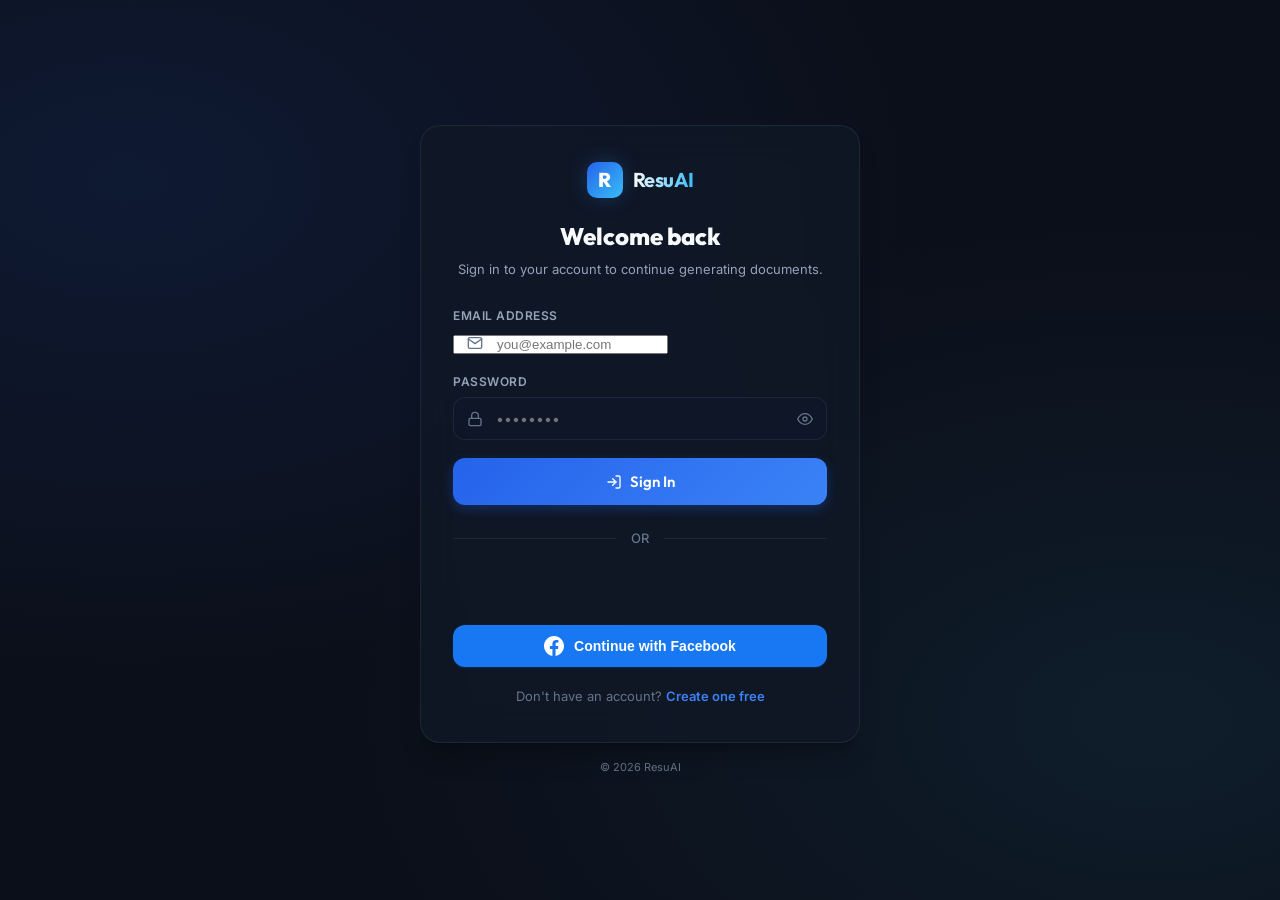
<file: login.html>
<!DOCTYPE html>
<html lang="en">
<head>
    <meta charset="UTF-8">
    <meta name="viewport" content="width=device-width, initial-scale=1.0">
    <meta name="description" content="Log in to ResuAI to generate AI-powered resumes and cover letters.">
    <title>ResuAI — Login</title>
    <link rel="stylesheet" href="style.css">
</head>
<body class="auth-page-wrapper">

    <!-- Auth Card -->
    <div class="auth-card">
        <div class="auth-card-header">
            <a href="index.html" class="auth-logo">
                <div class="logo-icon">R</div>
                <span class="logo-title">ResuAI</span>
            </a>
            <h1>Welcome back</h1>
            <p>Sign in to your account to continue generating documents.</p>
        </div>

        <!-- Login Form -->
        <form id="loginForm" onsubmit="event.preventDefault(); handleLogin();">
            <div class="form-group">
                <label for="loginEmail">Email Address</label>
                <div class="input-group">
                    <span class="input-icon">
                        <svg xmlns="http://www.w3.org/2000/svg" width="16" height="16" viewBox="0 0 24 24" fill="none" stroke="currentColor" stroke-width="2" stroke-linecap="round" stroke-linejoin="round">
                            <path d="M4 4h16c1.1 0 2 .9 2 2v12c0 1.1-.9 2-2 2H4c-1.1 0-2-.9-2-2V6c0-1.1.9-2 2-2z"></path>
                            <polyline points="22,6 12,13 2,6"></polyline>
                        </svg>
                    </span>
                    <input type="email" id="loginEmail" required placeholder="you@example.com" autocomplete="email">
                </div>
            </div>

            <div class="form-group">
                <label for="loginPassword">Password</label>
                <div class="input-group">
                    <span class="input-icon">
                        <svg xmlns="http://www.w3.org/2000/svg" width="16" height="16" viewBox="0 0 24 24" fill="none" stroke="currentColor" stroke-width="2" stroke-linecap="round" stroke-linejoin="round">
                            <rect x="3" y="11" width="18" height="11" rx="2" ry="2"></rect>
                            <path d="M7 11V7a5 5 0 0 1 10 0v4"></path>
                        </svg>
                    </span>
                    <input type="password" id="loginPassword" required placeholder="••••••••" autocomplete="current-password">
                    <button type="button" class="password-toggle" onclick="togglePasswordVisibility('loginPassword', this)" aria-label="Toggle password">
                        <svg xmlns="http://www.w3.org/2000/svg" width="16" height="16" viewBox="0 0 24 24" fill="none" stroke="currentColor" stroke-width="2" stroke-linecap="round" stroke-linejoin="round">
                            <path d="M1 12s4-8 11-8 11 8 11 8-4 8-11 8-11-8-11-8z"></path>
                            <circle cx="12" cy="12" r="3"></circle>
                        </svg>
                    </button>
                </div>
            </div>

            <!-- Error message area -->
            <div id="loginError" style="display:none; color: var(--text-danger); font-size: 13px; margin-bottom: 14px; padding: 10px 14px; background: rgba(239,68,68,0.08); border: 1px solid rgba(239,68,68,0.2); border-radius: var(--radius-sm);"></div>

            <button type="submit" class="btn-primary" id="btnLogin">
                <svg xmlns="http://www.w3.org/2000/svg" width="16" height="16" viewBox="0 0 24 24" fill="none" stroke="currentColor" stroke-width="2" stroke-linecap="round" stroke-linejoin="round">
                    <path d="M15 3h4a2 2 0 0 1 2 2v14a2 2 0 0 1-2 2h-4"></path>
                    <polyline points="10 17 15 12 10 7"></polyline>
                    <line x1="15" y1="12" x2="3" y2="12"></line>
                </svg>
                Sign In
            </button>

            <!-- Social Auth Divider -->
            <div class="auth-divider">OR</div>

            <!-- Social Login Buttons -->
            <div class="social-auth-container">
                <!-- Official Google Sign-In button will render here -->
                <div id="googleSignInContainer" class="google-btn-container" style="width: 100%; min-height: 40px; display: flex; justify-content: center;"></div>
                <button type="button" class="social-btn facebook-btn" onclick="handleFacebookLogin()">
                    <svg xmlns="http://www.w3.org/2000/svg" width="20" height="20" viewBox="0 0 24 24" fill="none">
                        <path fill="#ffffff" d="M24 12.073c0-6.627-5.373-12-12-12s-12 5.373-12 12c0 5.99 4.388 10.954 10.125 11.854v-8.385H7.078v-3.469h3.047V9.43c0-3.007 1.792-4.669 4.533-4.669 1.312 0 2.686.235 2.686.235v2.953H15.83c-1.491 0-1.956.925-1.956 1.874v2.25h3.328l-.532 3.469h-2.796v8.385C19.612 23.027 24 18.062 24 12.073z"/>
                    </svg>
                    Continue with Facebook
                </button>
            </div>
        </form>

        <div class="auth-footer-text">
            Don't have an account? <a href="register.html">Create one free</a>
        </div>
    </div>

    <!-- Footer link -->
    <p style="font-size: 11px; color: var(--text-muted);">
        &copy; 2026 ResuAI 
    </p>

    <!-- Toast -->
    <div class="toast-container" id="toastContainer"></div>

    <script src="auth.js"></script>
    <script>
        // Apply saved theme preference
        (function() {
            if (localStorage.getItem("resuai_theme_preference") === "light") {
                document.body.classList.add("light-theme");
            }
        })();

        // If already logged in, go straight to app
        if (getCurrentUser()) {
            window.location.href = "./dashboard.html";
        }

        function handleLogin() {
            const email    = document.getElementById("loginEmail").value;
            const password = document.getElementById("loginPassword").value;
            const errEl    = document.getElementById("loginError");
            const btn      = document.getElementById("btnLogin");

            btn.disabled = true;
            btn.textContent = "Signing in...";
            errEl.style.display = "none";

            // Small delay for perceived responsiveness
            setTimeout(() => {
                const result = loginUser(email, password);
                if (result.success) {
                    if (result.isAdminRedirect) {
                        showToast("Admin authenticated. Redirecting...", "success");
                        setTimeout(() => window.location.href = "./admin/dashboard.html", 600);
                    } else {
                        showToast("Signed in successfully!", "success");
                        setTimeout(() => window.location.href = "./dashboard.html", 600);
                    }
                } else {
                    errEl.textContent = result.message;
                    errEl.style.display = "block";
                    btn.disabled = false;
                    btn.innerHTML = `
                        <svg xmlns="http://www.w3.org/2000/svg" width="16" height="16" viewBox="0 0 24 24" fill="none" stroke="currentColor" stroke-width="2" stroke-linecap="round" stroke-linejoin="round">
                            <path d="M15 3h4a2 2 0 0 1 2 2v14a2 2 0 0 1-2 2h-4"></path>
                            <polyline points="10 17 15 12 10 7"></polyline>
                            <line x1="15" y1="12" x2="3" y2="12"></line>
                        </svg>
                        Sign In`;
                }
            }, 300);
        }

        function togglePasswordVisibility(inputId, btn) {
            const input = document.getElementById(inputId);
            const isText = input.type === "text";
            input.type = isText ? "password" : "text";
            btn.innerHTML = isText
                ? `<svg xmlns="http://www.w3.org/2000/svg" width="16" height="16" viewBox="0 0 24 24" fill="none" stroke="currentColor" stroke-width="2" stroke-linecap="round" stroke-linejoin="round"><path d="M1 12s4-8 11-8 11 8 11 8-4 8-11 8-11-8-11-8z"></path><circle cx="12" cy="12" r="3"></circle></svg>`
                : `<svg xmlns="http://www.w3.org/2000/svg" width="16" height="16" viewBox="0 0 24 24" fill="none" stroke="currentColor" stroke-width="2" stroke-linecap="round" stroke-linejoin="round"><path d="M17.94 17.94A10.07 10.07 0 0 1 12 20c-7 0-11-8-11-8a18.45 18.45 0 0 1 5.06-5.94M9.9 4.24A9.12 9.12 0 0 1 12 4c7 0 11 8 11 8a18.5 18.5 0 0 1-2.16 3.19m-6.72-1.07a3 3 0 1 1-4.24-4.24"></path><line x1="1" y1="1" x2="23" y2="23"></line></svg>`;
        }

        function showToast(message, type) {
            const toast = document.createElement("div");
            toast.className = `toast ${type}`;
            toast.innerHTML = `<svg xmlns="http://www.w3.org/2000/svg" width="16" height="16" viewBox="0 0 24 24" fill="none" stroke="currentColor" stroke-width="2.5" stroke-linecap="round" stroke-linejoin="round" style="color:var(--text-success)"><polyline points="20 6 9 17 4 12"></polyline></svg><span>${message}</span>`;
            document.getElementById("toastContainer").appendChild(toast);
            setTimeout(() => { toast.style.opacity = "0"; toast.style.transform = "translateY(-20px)"; toast.style.transition = "all 0.3s"; setTimeout(() => toast.remove(), 300); }, 2500);
        }
    </script>
</body>
</html>
</file>
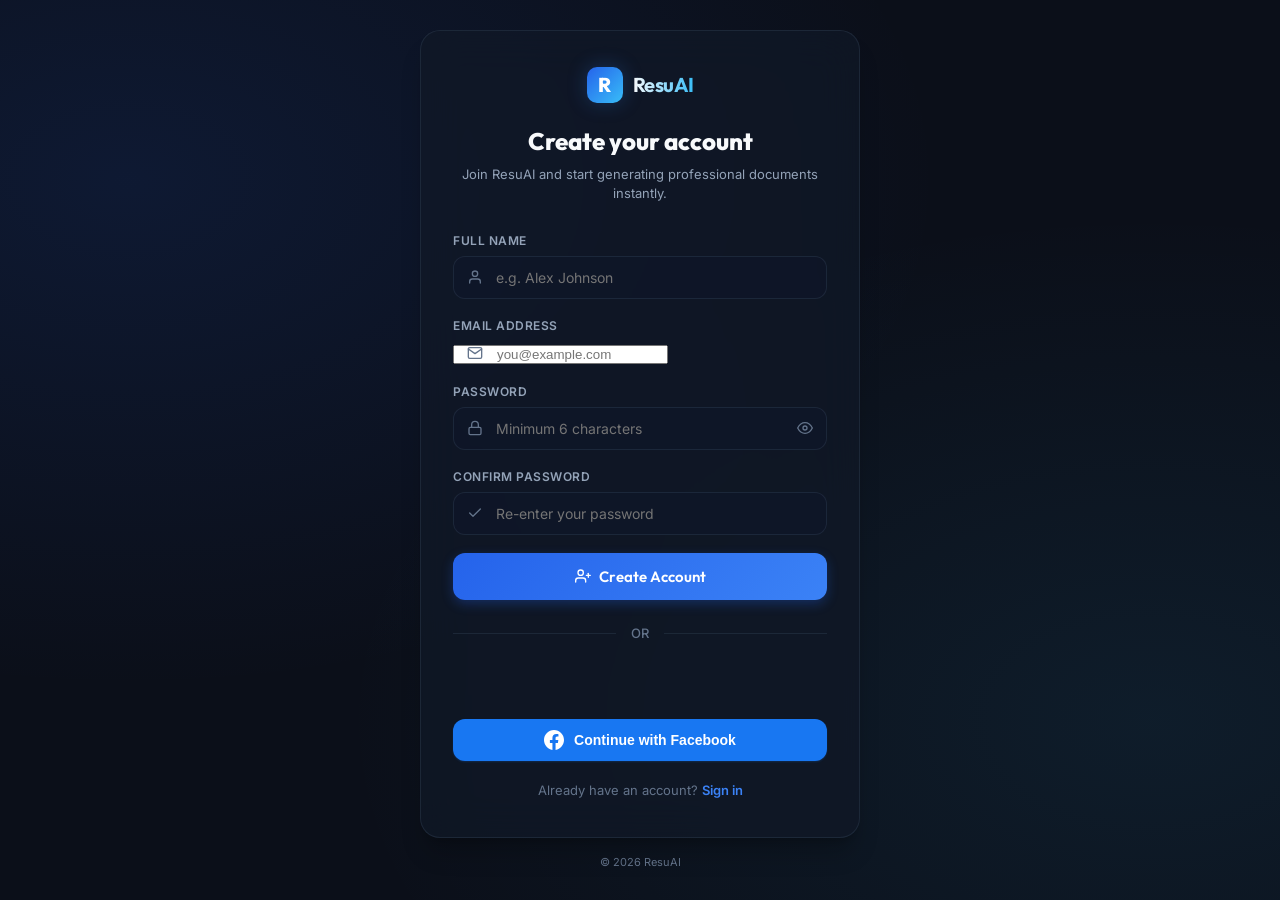
<file: register.html>
<!DOCTYPE html>
<html lang="en">
<head>
    <meta charset="UTF-8">
    <meta name="viewport" content="width=device-width, initial-scale=1.0">
    <meta name="description" content="Create a free ResuAI account to generate AI-powered resumes and cover letters.">
    <title>ResuAI — Create Account</title>
    <link rel="stylesheet" href="style.css">
</head>
<body class="auth-page-wrapper">

    <!-- Registration Card -->
    <div class="auth-card">
        <div class="auth-card-header">
            <a href="index.html" class="auth-logo">
                <div class="logo-icon">R</div>
                <span class="logo-title">ResuAI</span>
            </a>
            <h1>Create your account</h1>
            <p>Join ResuAI and start generating professional documents instantly.</p>
        </div>

        <!-- Registration Form -->
        <form id="registerForm" onsubmit="event.preventDefault(); handleRegister();">
            <div class="form-group">
                <label for="regName">Full Name</label>
                <div class="input-group">
                    <span class="input-icon">
                        <svg xmlns="http://www.w3.org/2000/svg" width="16" height="16" viewBox="0 0 24 24" fill="none" stroke="currentColor" stroke-width="2" stroke-linecap="round" stroke-linejoin="round">
                            <path d="M20 21v-2a4 4 0 0 0-4-4H8a4 4 0 0 0-4 4v2"></path>
                            <circle cx="12" cy="7" r="4"></circle>
                        </svg>
                    </span>
                    <input type="text" id="regName" required placeholder="e.g. Alex Johnson" autocomplete="name">
                </div>
            </div>

            <div class="form-group">
                <label for="regEmail">Email Address</label>
                <div class="input-group">
                    <span class="input-icon">
                        <svg xmlns="http://www.w3.org/2000/svg" width="16" height="16" viewBox="0 0 24 24" fill="none" stroke="currentColor" stroke-width="2" stroke-linecap="round" stroke-linejoin="round">
                            <path d="M4 4h16c1.1 0 2 .9 2 2v12c0 1.1-.9 2-2 2H4c-1.1 0-2-.9-2-2V6c0-1.1.9-2 2-2z"></path>
                            <polyline points="22,6 12,13 2,6"></polyline>
                        </svg>
                    </span>
                    <input type="email" id="regEmail" required placeholder="you@example.com" autocomplete="email">
                </div>
            </div>

            <div class="form-group">
                <label for="regPassword">Password</label>
                <div class="input-group">
                    <span class="input-icon">
                        <svg xmlns="http://www.w3.org/2000/svg" width="16" height="16" viewBox="0 0 24 24" fill="none" stroke="currentColor" stroke-width="2" stroke-linecap="round" stroke-linejoin="round">
                            <rect x="3" y="11" width="18" height="11" rx="2" ry="2"></rect>
                            <path d="M7 11V7a5 5 0 0 1 10 0v4"></path>
                        </svg>
                    </span>
                    <input type="password" id="regPassword" required placeholder="Minimum 6 characters" autocomplete="new-password">
                    <button type="button" class="password-toggle" onclick="togglePasswordVisibility('regPassword', this)" aria-label="Toggle password">
                        <svg xmlns="http://www.w3.org/2000/svg" width="16" height="16" viewBox="0 0 24 24" fill="none" stroke="currentColor" stroke-width="2" stroke-linecap="round" stroke-linejoin="round">
                            <path d="M1 12s4-8 11-8 11 8 11 8-4 8-11 8-11-8-11-8z"></path>
                            <circle cx="12" cy="12" r="3"></circle>
                        </svg>
                    </button>
                </div>
            </div>

            <div class="form-group">
                <label for="regConfirm">Confirm Password</label>
                <div class="input-group">
                    <span class="input-icon">
                        <svg xmlns="http://www.w3.org/2000/svg" width="16" height="16" viewBox="0 0 24 24" fill="none" stroke="currentColor" stroke-width="2" stroke-linecap="round" stroke-linejoin="round">
                            <polyline points="20 6 9 17 4 12"></polyline>
                        </svg>
                    </span>
                    <input type="password" id="regConfirm" required placeholder="Re-enter your password" autocomplete="new-password">
                </div>
            </div>

            <!-- Error / Success message area -->
            <div id="regMessage" style="display:none; font-size: 13px; margin-bottom: 14px; padding: 10px 14px; border-radius: var(--radius-sm);"></div>

            <button type="submit" class="btn-primary" id="btnRegister">
                <svg xmlns="http://www.w3.org/2000/svg" width="16" height="16" viewBox="0 0 24 24" fill="none" stroke="currentColor" stroke-width="2" stroke-linecap="round" stroke-linejoin="round">
                    <path d="M16 21v-2a4 4 0 0 0-4-4H5a4 4 0 0 0-4 4v2"></path>
                    <circle cx="8.5" cy="7" r="4"></circle>
                    <line x1="20" y1="8" x2="20" y2="14"></line>
                    <line x1="23" y1="11" x2="17" y2="11"></line>
                </svg>
                Create Account
            </button>

            <!-- Social Auth Divider -->
            <div class="auth-divider">OR</div>

            <!-- Social Login Buttons -->
            <div class="social-auth-container">
                <!-- Official Google Sign-In button will render here -->
                <div id="googleSignInContainer" class="google-btn-container" style="width: 100%; min-height: 40px; display: flex; justify-content: center;"></div>
                <button type="button" class="social-btn facebook-btn" onclick="handleFacebookLogin()">
                    <svg xmlns="http://www.w3.org/2000/svg" width="20" height="20" viewBox="0 0 24 24" fill="none">
                        <path fill="#ffffff" d="M24 12.073c0-6.627-5.373-12-12-12s-12 5.373-12 12c0 5.99 4.388 10.954 10.125 11.854v-8.385H7.078v-3.469h3.047V9.43c0-3.007 1.792-4.669 4.533-4.669 1.312 0 2.686.235 2.686.235v2.953H15.83c-1.491 0-1.956.925-1.956 1.874v2.25h3.328l-.532 3.469h-2.796v8.385C19.612 23.027 24 18.062 24 12.073z"/>
                    </svg>
                    Continue with Facebook
                </button>
            </div>
        </form>

        <div class="auth-footer-text">
            Already have an account? <a href="login.html">Sign in</a>
        </div>
    </div>

    <p style="font-size: 11px; color: var(--text-muted);">
        &copy; 2026 ResuAI 
    </p>

    <div class="toast-container" id="toastContainer"></div>

    <script src="auth.js"></script>
    <script>
        // Apply saved theme preference
        (function() {
            if (localStorage.getItem("resuai_theme_preference") === "light") {
                document.body.classList.add("light-theme");
            }
        })();

        // If already logged in, skip registration
        if (getCurrentUser()) {
            window.location.href = "dashboard.html";
        }

        function handleRegister() {
            const name     = document.getElementById("regName").value.trim();
            const email    = document.getElementById("regEmail").value.trim();
            const password = document.getElementById("regPassword").value;
            const confirm  = document.getElementById("regConfirm").value;
            const msgEl    = document.getElementById("regMessage");
            const btn      = document.getElementById("btnRegister");

            msgEl.style.display = "none";

            // Client-side password match check
            if (password !== confirm) {
                showMessage("Passwords do not match. Please try again.", "error");
                return;
            }

            btn.disabled = true;
            btn.textContent = "Creating account...";

            setTimeout(() => {
                const result = registerUser(name, email, password);
                if (result.success) {
                    // Auto-login upon successful registration
                    loginUser(email, password);
                    showMessage(result.message + " Redirecting to dashboard...", "success");
                    setTimeout(() => window.location.href = "dashboard.html", 1800);
                } else {
                    showMessage(result.message, "error");
                    btn.disabled = false;
                    btn.innerHTML = `<svg xmlns="http://www.w3.org/2000/svg" width="16" height="16" viewBox="0 0 24 24" fill="none" stroke="currentColor" stroke-width="2" stroke-linecap="round" stroke-linejoin="round"><path d="M16 21v-2a4 4 0 0 0-4-4H5a4 4 0 0 0-4 4v2"></path><circle cx="8.5" cy="7" r="4"></circle><line x1="20" y1="8" x2="20" y2="14"></line><line x1="23" y1="11" x2="17" y2="11"></line></svg> Create Account`;
                }
            }, 300);
        }

        function showMessage(msg, type) {
            const el = document.getElementById("regMessage");
            el.textContent = msg;
            el.style.display = "block";
            if (type === "error") {
                el.style.color = "var(--text-danger)";
                el.style.background = "rgba(239,68,68,0.08)";
                el.style.border = "1px solid rgba(239,68,68,0.2)";
            } else {
                el.style.color = "var(--text-success)";
                el.style.background = "rgba(16,185,129,0.08)";
                el.style.border = "1px solid rgba(16,185,129,0.2)";
            }
        }

        function togglePasswordVisibility(inputId, btn) {
            const input = document.getElementById(inputId);
            const isText = input.type === "text";
            input.type = isText ? "password" : "text";
            btn.innerHTML = isText
                ? `<svg xmlns="http://www.w3.org/2000/svg" width="16" height="16" viewBox="0 0 24 24" fill="none" stroke="currentColor" stroke-width="2" stroke-linecap="round" stroke-linejoin="round"><path d="M1 12s4-8 11-8 11 8 11 8-4 8-11 8-11-8-11-8z"></path><circle cx="12" cy="12" r="3"></circle></svg>`
                : `<svg xmlns="http://www.w3.org/2000/svg" width="16" height="16" viewBox="0 0 24 24" fill="none" stroke="currentColor" stroke-width="2" stroke-linecap="round" stroke-linejoin="round"><path d="M17.94 17.94A10.07 10.07 0 0 1 12 20c-7 0-11-8-11-8a18.45 18.45 0 0 1 5.06-5.94M9.9 4.24A9.12 9.12 0 0 1 12 4c7 0 11 8 11 8a18.5 18.5 0 0 1-2.16 3.19m-6.72-1.07a3 3 0 1 1-4.24-4.24"></path><line x1="1" y1="1" x2="23" y2="23"></line></svg>`;
        }
    </script>
</body>
</html>
</file>
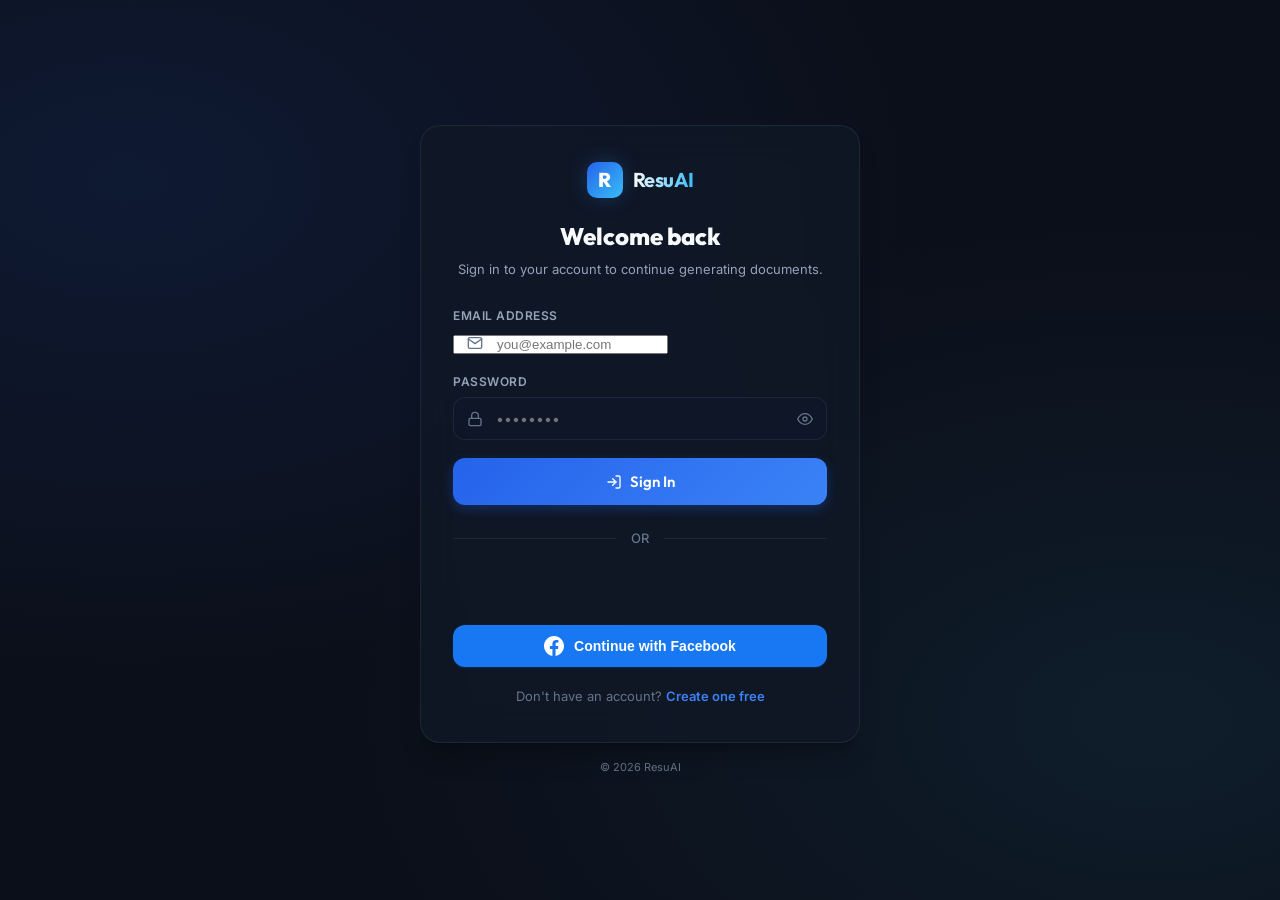
<file: Resume Maker/login.html>
<!DOCTYPE html>
<html lang="en">
<head>
    <meta charset="UTF-8">
    <meta name="viewport" content="width=device-width, initial-scale=1.0">
    <meta name="description" content="Log in to ResuAI to generate AI-powered resumes and cover letters.">
    <title>ResuAI — Login</title>
    <link rel="stylesheet" href="style.css">
</head>
<body class="auth-page-wrapper">

    <!-- Auth Card -->
    <div class="auth-card">
        <div class="auth-card-header">
            <a href="index.html" class="auth-logo">
                <div class="logo-icon">R</div>
                <span class="logo-title">ResuAI</span>
            </a>
            <h1>Welcome back</h1>
            <p>Sign in to your account to continue generating documents.</p>
        </div>

        <!-- Login Form -->
        <form id="loginForm" onsubmit="event.preventDefault(); handleLogin();">
            <div class="form-group">
                <label for="loginEmail">Email Address</label>
                <div class="input-group">
                    <span class="input-icon">
                        <svg xmlns="http://www.w3.org/2000/svg" width="16" height="16" viewBox="0 0 24 24" fill="none" stroke="currentColor" stroke-width="2" stroke-linecap="round" stroke-linejoin="round">
                            <path d="M4 4h16c1.1 0 2 .9 2 2v12c0 1.1-.9 2-2 2H4c-1.1 0-2-.9-2-2V6c0-1.1.9-2 2-2z"></path>
                            <polyline points="22,6 12,13 2,6"></polyline>
                        </svg>
                    </span>
                    <input type="email" id="loginEmail" required placeholder="you@example.com" autocomplete="email">
                </div>
            </div>

            <div class="form-group">
                <label for="loginPassword">Password</label>
                <div class="input-group">
                    <span class="input-icon">
                        <svg xmlns="http://www.w3.org/2000/svg" width="16" height="16" viewBox="0 0 24 24" fill="none" stroke="currentColor" stroke-width="2" stroke-linecap="round" stroke-linejoin="round">
                            <rect x="3" y="11" width="18" height="11" rx="2" ry="2"></rect>
                            <path d="M7 11V7a5 5 0 0 1 10 0v4"></path>
                        </svg>
                    </span>
                    <input type="password" id="loginPassword" required placeholder="••••••••" autocomplete="current-password">
                    <button type="button" class="password-toggle" onclick="togglePasswordVisibility('loginPassword', this)" aria-label="Toggle password">
                        <svg xmlns="http://www.w3.org/2000/svg" width="16" height="16" viewBox="0 0 24 24" fill="none" stroke="currentColor" stroke-width="2" stroke-linecap="round" stroke-linejoin="round">
                            <path d="M1 12s4-8 11-8 11 8 11 8-4 8-11 8-11-8-11-8z"></path>
                            <circle cx="12" cy="12" r="3"></circle>
                        </svg>
                    </button>
                </div>
            </div>

            <!-- Error message area -->
            <div id="loginError" style="display:none; color: var(--text-danger); font-size: 13px; margin-bottom: 14px; padding: 10px 14px; background: rgba(239,68,68,0.08); border: 1px solid rgba(239,68,68,0.2); border-radius: var(--radius-sm);"></div>

            <button type="submit" class="btn-primary" id="btnLogin">
                <svg xmlns="http://www.w3.org/2000/svg" width="16" height="16" viewBox="0 0 24 24" fill="none" stroke="currentColor" stroke-width="2" stroke-linecap="round" stroke-linejoin="round">
                    <path d="M15 3h4a2 2 0 0 1 2 2v14a2 2 0 0 1-2 2h-4"></path>
                    <polyline points="10 17 15 12 10 7"></polyline>
                    <line x1="15" y1="12" x2="3" y2="12"></line>
                </svg>
                Sign In
            </button>

            <!-- Social Auth Divider -->
            <div class="auth-divider">OR</div>

            <!-- Social Login Buttons -->
            <div class="social-auth-container">
                <!-- Official Google Sign-In button will render here -->
                <div id="googleSignInContainer" class="google-btn-container" style="width: 100%; min-height: 40px; display: flex; justify-content: center;"></div>
                <button type="button" class="social-btn facebook-btn" onclick="handleFacebookLogin()">
                    <svg xmlns="http://www.w3.org/2000/svg" width="20" height="20" viewBox="0 0 24 24" fill="none">
                        <path fill="#ffffff" d="M24 12.073c0-6.627-5.373-12-12-12s-12 5.373-12 12c0 5.99 4.388 10.954 10.125 11.854v-8.385H7.078v-3.469h3.047V9.43c0-3.007 1.792-4.669 4.533-4.669 1.312 0 2.686.235 2.686.235v2.953H15.83c-1.491 0-1.956.925-1.956 1.874v2.25h3.328l-.532 3.469h-2.796v8.385C19.612 23.027 24 18.062 24 12.073z"/>
                    </svg>
                    Continue with Facebook
                </button>
            </div>
        </form>

        <div class="auth-footer-text">
            Don't have an account? <a href="register.html">Create one free</a>
        </div>
    </div>

    <!-- Footer link -->
    <p style="font-size: 11px; color: var(--text-muted);">
        &copy; 2026 ResuAI 
    </p>

    <!-- Toast -->
    <div class="toast-container" id="toastContainer"></div>

    <script src="auth.js"></script>
    <script>
        // Apply saved theme preference
        (function() {
            if (localStorage.getItem("resuai_theme_preference") === "light") {
                document.body.classList.add("light-theme");
            }
        })();

        // If already logged in, go straight to app
        if (getCurrentUser()) {
            window.location.href = "dashboard.html";
        }

        function handleLogin() {
            const email    = document.getElementById("loginEmail").value;
            const password = document.getElementById("loginPassword").value;
            const errEl    = document.getElementById("loginError");
            const btn      = document.getElementById("btnLogin");

            btn.disabled = true;
            btn.textContent = "Signing in...";
            errEl.style.display = "none";

            // Small delay for perceived responsiveness
            setTimeout(() => {
                const result = loginUser(email, password);
                if (result.success) {
                    if (result.isAdminRedirect) {
                        showToast("Admin authenticated. Redirecting...", "success");
                        setTimeout(() => window.location.href = "admin/dashboard.html", 600);
                    } else {
                        showToast("Signed in successfully!", "success");
                        setTimeout(() => window.location.href = "dashboard.html", 600);
                    }
                } else {
                    errEl.textContent = result.message;
                    errEl.style.display = "block";
                    btn.disabled = false;
                    btn.innerHTML = `
                        <svg xmlns="http://www.w3.org/2000/svg" width="16" height="16" viewBox="0 0 24 24" fill="none" stroke="currentColor" stroke-width="2" stroke-linecap="round" stroke-linejoin="round">
                            <path d="M15 3h4a2 2 0 0 1 2 2v14a2 2 0 0 1-2 2h-4"></path>
                            <polyline points="10 17 15 12 10 7"></polyline>
                            <line x1="15" y1="12" x2="3" y2="12"></line>
                        </svg>
                        Sign In`;
                }
            }, 300);
        }

        function togglePasswordVisibility(inputId, btn) {
            const input = document.getElementById(inputId);
            const isText = input.type === "text";
            input.type = isText ? "password" : "text";
            btn.innerHTML = isText
                ? `<svg xmlns="http://www.w3.org/2000/svg" width="16" height="16" viewBox="0 0 24 24" fill="none" stroke="currentColor" stroke-width="2" stroke-linecap="round" stroke-linejoin="round"><path d="M1 12s4-8 11-8 11 8 11 8-4 8-11 8-11-8-11-8z"></path><circle cx="12" cy="12" r="3"></circle></svg>`
                : `<svg xmlns="http://www.w3.org/2000/svg" width="16" height="16" viewBox="0 0 24 24" fill="none" stroke="currentColor" stroke-width="2" stroke-linecap="round" stroke-linejoin="round"><path d="M17.94 17.94A10.07 10.07 0 0 1 12 20c-7 0-11-8-11-8a18.45 18.45 0 0 1 5.06-5.94M9.9 4.24A9.12 9.12 0 0 1 12 4c7 0 11 8 11 8a18.5 18.5 0 0 1-2.16 3.19m-6.72-1.07a3 3 0 1 1-4.24-4.24"></path><line x1="1" y1="1" x2="23" y2="23"></line></svg>`;
        }

        function showToast(message, type) {
            const toast = document.createElement("div");
            toast.className = `toast ${type}`;
            toast.innerHTML = `<svg xmlns="http://www.w3.org/2000/svg" width="16" height="16" viewBox="0 0 24 24" fill="none" stroke="currentColor" stroke-width="2.5" stroke-linecap="round" stroke-linejoin="round" style="color:var(--text-success)"><polyline points="20 6 9 17 4 12"></polyline></svg><span>${message}</span>`;
            document.getElementById("toastContainer").appendChild(toast);
            setTimeout(() => { toast.style.opacity = "0"; toast.style.transform = "translateY(-20px)"; toast.style.transition = "all 0.3s"; setTimeout(() => toast.remove(), 300); }, 2500);
        }
    </script>
</body>
</html>
</file>
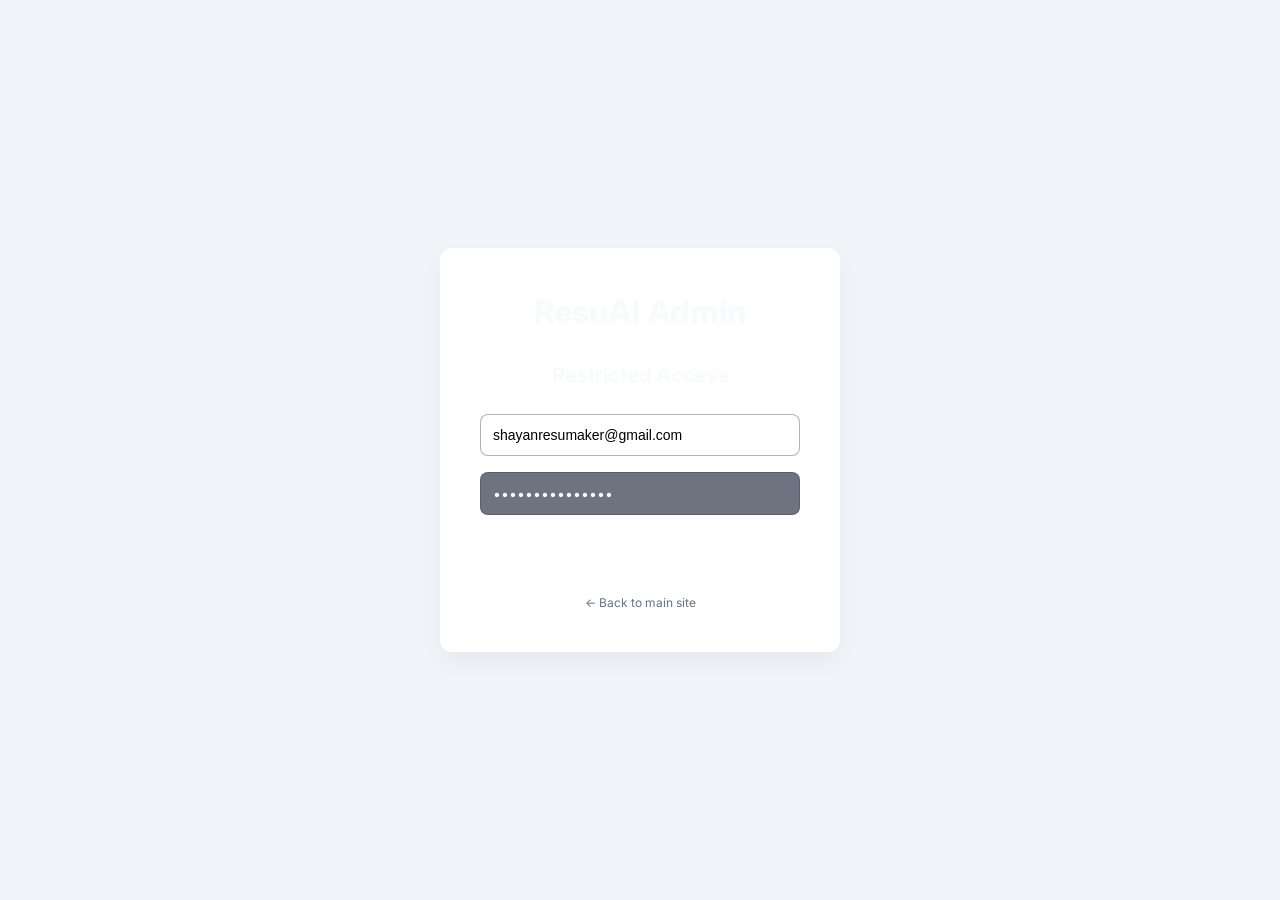
<file: Resume Maker/admin/login.html>
<!DOCTYPE html>
<html lang="en">
<head>
    <meta charset="UTF-8">
    <meta name="viewport" content="width=device-width, initial-scale=1.0">
    <title>ResuAI Admin - Login</title>
    <link rel="stylesheet" href="../style.css">
    <script src="js/auth.js"></script>
    <style>
        .admin-login-wrapper {
            display: flex;
            align-items: center;
            justify-content: center;
            height: 100vh;
            background: #f1f5f9;
        }
        .admin-login-card {
            background: white;
            padding: 40px;
            border-radius: 12px;
            box-shadow: 0 10px 25px rgba(0,0,0,0.05);
            width: 100%;
            max-width: 400px;
            text-align: center;
        }
        .admin-logo {
            font-size: 32px;
            font-weight: 800;
            color: var(--brand-blue);
            margin-bottom: 24px;
        }
        .admin-login-card input {
            width: 100%;
            padding: 12px;
            margin-bottom: 16px;
            border: 1px solid var(--border-color);
            border-radius: 8px;
            font-size: 14px;
        }
        .admin-login-card button {
            width: 100%;
            padding: 12px;
            background: var(--brand-blue);
            color: white;
            border: none;
            border-radius: 8px;
            font-weight: 600;
            cursor: pointer;
            transition: all 0.2s;
        }
        .admin-login-card button:hover {
            background: var(--brand-blue-hover);
        }
        .error-msg {
            color: #ef4444;
            font-size: 13px;
            margin-bottom: 16px;
            display: none;
        }
    </style>
</head>
<body>
    <div class="admin-login-wrapper">
        <div class="admin-login-card">
            <div class="admin-logo">ResuAI Admin</div>
            <h2 style="font-size: 20px; margin-bottom: 24px; color: var(--text-primary);">Restricted Access</h2>
            <div class="error-msg" id="errorMsg">Invalid credentials.</div>
            <form id="adminLoginForm">
                <input type="email" id="adminEmail" placeholder="Admin Email" required autocomplete="username" value="shayanresumaker@gmail.com">
                <input type="password" id="adminPassword" placeholder="Password" required autocomplete="current-password" value="shayankhan@0333">
                <button type="submit">Authenticate</button>
            </form>
            <div style="margin-top: 24px; font-size: 12px; color: var(--text-muted);">
                <a href="../index.html" style="color: var(--brand-blue); text-decoration: none;">&larr; Back to main site</a>
            </div>
        </div>
    </div>
</body>
</html>
</file>
<file: style.css>
@import url('https://fonts.googleapis.com/css2?family=Inter:wght@300;400;500;600;700&family=Outfit:wght@400;500;600;700;800&display=swap');

:root {
    /* Transitions */
    --transition-theme: background-color 0.3s ease, border-color 0.3s ease, color 0.3s ease, box-shadow 0.3s ease;
    
    /* Colors (Dark Theme Default) */
    --bg-main: #0b0f19;
    --bg-card: rgba(17, 24, 39, 0.75);
    --bg-card-hover: rgba(17, 24, 39, 0.9);
    --border-color: rgba(51, 65, 85, 0.4);
    --border-focus: #3b82f6;
    
    --primary: #2563eb;
    --primary-light: #3b82f6;
    --primary-glow: rgba(59, 130, 246, 0.25);
    --accent: #38bdf8;
    
    --text-primary: #f8fafc;
    --text-secondary: #94a3b8;
    --text-muted: #64748b;
    --text-success: #10b981;
    --text-warning: #f59e0b;
    --text-danger: #ef4444;
    
    --drawer-bg: #0f172a;
    --toast-bg: #1e293b;
    
    /* Layout */
    --radius-sm: 8px;
    --radius-md: 12px;
    --radius-lg: 20px;
    --transition-fast: 0.2s ease;
    --transition-smooth: 0.3s cubic-bezier(0.4, 0, 0.2, 1);
    
    /* Shadow */
    --shadow-sm: 0 4px 6px -1px rgb(0 0 0 / 0.1), 0 2px 4px -2px rgb(0 0 0 / 0.1);
    --shadow-md: 0 10px 15px -3px rgb(0 0 0 / 0.1), 0 4px 6px -4px rgb(0 0 0 / 0.1);
    --shadow-lg: 0 20px 25px -5px rgb(0 0 0 / 0.2), 0 8px 10px -6px rgb(0 0 0 / 0.2);
    --shadow-glow: 0 0 20px var(--primary-glow);
}

/* Light Theme Variables */
body.light-theme {
    --bg-main: #f1f5f9;
    --bg-card: rgba(255, 255, 255, 0.85);
    --bg-card-hover: rgba(255, 255, 255, 0.95);
    --border-color: rgba(203, 213, 225, 0.8);
    --border-focus: #2563eb;
    
    --text-primary: #0f172a;
    --text-secondary: #475569;
    --text-muted: #94a3b8;
    --text-success: #059669;
    --text-warning: #d97706;
    --text-danger: #dc2626;
    
    --drawer-bg: #ffffff;
    --toast-bg: #ffffff;
    
    background-image: 
        radial-gradient(at 0% 0%, rgba(37, 99, 235, 0.05) 0px, transparent 50%),
        radial-gradient(at 100% 100%, rgba(56, 189, 248, 0.04) 0px, transparent 50%);
}

* {
    box-sizing: border-box;
    margin: 0;
    padding: 0;
}

body {
    background-color: var(--bg-main);
    background-image: 
        radial-gradient(at 0% 0%, rgba(37, 99, 235, 0.1) 0px, transparent 50%),
        radial-gradient(at 100% 100%, rgba(56, 189, 248, 0.08) 0px, transparent 50%);
    color: var(--text-primary);
    font-family: 'Inter', sans-serif;
    min-height: 100vh;
    display: flex;
    flex-direction: column;
    overflow-x: hidden;
    line-height: 1.5;
    transition: var(--transition-theme);
}

/* App Header */
header {
    background: rgba(15, 23, 42, 0.6);
    backdrop-filter: blur(12px);
    -webkit-backdrop-filter: blur(12px);
    border-bottom: 1px solid rgba(255, 255, 255, 0.05);
    padding: 16px 32px;
    display: flex;
    justify-content: space-between;
    align-items: center;
    position: sticky;
    top: 0;
    z-index: 10;
    transition: all 0.3s ease;
}

header.scrolled {
    background: rgba(15, 23, 42, 0.85);
    backdrop-filter: blur(16px);
    -webkit-backdrop-filter: blur(16px);
    box-shadow: 0 10px 30px rgba(0, 0, 0, 0.2);
    border-bottom: 1px solid rgba(255, 255, 255, 0.1);
}

body.light-theme header {
    background: rgba(255, 255, 255, 0.8);
    border-bottom: 1px solid rgba(0, 0, 0, 0.05);
}

body.light-theme header.scrolled {
    background: rgba(255, 255, 255, 0.95);
    box-shadow: 0 10px 30px rgba(0, 0, 0, 0.05);
    border-bottom: 1px solid rgba(0, 0, 0, 0.1);
}

.logo-section {
    display: flex;
    align-items: center;
    gap: 12px;
}

.logo-icon {
    width: 36px;
    height: 36px;
    background: linear-gradient(135deg, var(--primary), var(--accent));
    border-radius: 10px;
    display: flex;
    align-items: center;
    justify-content: center;
    font-weight: 800;
    font-size: 20px;
    font-family: 'Outfit', sans-serif;
    color: #fff;
    box-shadow: var(--shadow-glow);
}

.logo-title {
    font-family: 'Outfit', sans-serif;
    font-size: 20px;
    font-weight: 700;
    letter-spacing: -0.5px;
    background: linear-gradient(to right, var(--text-primary), var(--accent));
    -webkit-background-clip: text;
    background-clip: text;
    -webkit-text-fill-color: transparent;
}

.nav-actions {
    display: flex;
    align-items: center;
    gap: 12px;
}

.btn-icon {
    background: rgba(255, 255, 255, 0.05);
    border: 1px solid var(--border-color);
    color: var(--text-secondary);
    width: 40px;
    height: 40px;
    border-radius: 10px;
    cursor: pointer;
    display: flex;
    align-items: center;
    justify-content: center;
    transition: var(--transition-fast);
}

body.light-theme .btn-icon {
    background: rgba(0, 0, 0, 0.03);
}

.btn-icon:hover {
    color: var(--text-primary);
    background: rgba(255, 255, 255, 0.1);
    border-color: var(--text-secondary);
}

body.light-theme .btn-icon:hover {
    background: rgba(0, 0, 0, 0.07);
}

/* Main Container Layout */
main {
    flex: 1;
    max-width: 1300px;
    width: 100%;
    margin: 0 auto;
    padding: 32px 24px;
    display: flex;
    flex-direction: column;
    gap: 24px;
}

.dashboard-title-area {
    text-align: center;
    margin-bottom: 8px;
}

.dashboard-title-area h1 {
    font-family: 'Outfit', sans-serif;
    font-size: 32px;
    font-weight: 800;
    margin-bottom: 8px;
    letter-spacing: -0.5px;
    transition: var(--transition-theme);
}

.dashboard-title-area p {
    color: var(--text-secondary);
    font-size: 16px;
    transition: var(--transition-theme);
}

.dashboard-grid {
    display: grid;
    grid-template-columns: 1.1fr 1.3fr;
    gap: 24px;
    align-items: start;
}

/* Dashboard Cards */
.card {
    background-color: var(--bg-card);
    backdrop-filter: blur(16px);
    -webkit-backdrop-filter: blur(16px);
    border: 1px solid rgba(255, 255, 255, 0.1);
    border-radius: var(--radius-lg);
    padding: 28px;
    box-shadow: 0 8px 32px 0 rgba(0, 0, 0, 0.2);
    transition: all 0.4s ease;
}

body.light-theme .card {
    border: 1px solid rgba(0, 0, 0, 0.05);
    box-shadow: 0 8px 32px 0 rgba(31, 38, 135, 0.07);
}

.card:hover {
    box-shadow: 0 12px 40px 0 rgba(0, 0, 0, 0.3);
    border-color: rgba(255, 255, 255, 0.2);
    transform: translateY(-2px);
}

body.light-theme .card:hover {
    box-shadow: 0 12px 40px 0 rgba(31, 38, 135, 0.1);
    border-color: rgba(0, 0, 0, 0.1);
}

.card-title {
    font-family: 'Outfit', sans-serif;
    font-size: 20px;
    font-weight: 600;
    margin-bottom: 20px;
    color: var(--text-primary);
    display: flex;
    align-items: center;
    gap: 10px;
    border-bottom: 1px solid var(--border-color);
    padding-bottom: 14px;
    transition: var(--transition-theme);
}

/* Form Styles */
.form-group {
    margin-bottom: 18px;
}

.form-group.row-split {
    display: grid;
    grid-template-columns: 1fr 1fr;
    gap: 12px;
}

label {
    display: block;
    font-size: 12px;
    font-weight: 600;
    color: var(--text-secondary);
    text-transform: uppercase;
    letter-spacing: 0.5px;
    margin-bottom: 6px;
    transition: var(--transition-theme);
}

input[type="text"], 
input[type="password"],
textarea, 
select {
    width: 100%;
    padding: 12px 16px;
    background-color: rgba(15, 23, 42, 0.6);
    border: 1px solid var(--border-color);
    border-radius: var(--radius-md);
    color: var(--text-primary);
    font-family: inherit;
    font-size: 14px;
    outline: none;
    transition: var(--transition-smooth);
}

body.light-theme input[type="text"],
body.light-theme input[type="password"],
body.light-theme textarea,
body.light-theme select {
    background-color: rgba(255, 255, 255, 0.8);
}

input[type="text"]:focus, 
input[type="password"]:focus,
textarea:focus, 
select:focus {
    border-color: var(--border-focus);
    background-color: rgba(15, 23, 42, 0.9);
    box-shadow: var(--shadow-glow);
}

body.light-theme input[type="text"]:focus,
body.light-theme input[type="password"]:focus,
body.light-theme textarea:focus,
body.light-theme select:focus {
    background-color: #ffffff;
    box-shadow: 0 0 15px rgba(37, 99, 235, 0.15);
}

textarea {
    min-height: 110px;
    resize: vertical;
}

select {
    appearance: none;
    background-repeat: no-repeat;
    background-position: right 16px center;
    background-size: 16px;
    padding-right: 40px;
    cursor: pointer;
}

/* Background select arrows for Dark/Light */
body select {
    background-image: url("data:image/svg+xml,%3Csvg xmlns='http://www.w3.org/2000/svg' fill='none' viewBox='0 0 24 24' stroke='%2394a3b8'%3E%3Cpath stroke-linecap='round' stroke-linejoin='round' stroke-width='2' d='M19 9l-7 7-7-7'/%3E%3C/svg%3E");
}
body.light-theme select {
    background-image: url("data:image/svg+xml,%3Csvg xmlns='http://www.w3.org/2000/svg' fill='none' viewBox='0 0 24 24' stroke='%23475569'%3E%3Cpath stroke-linecap='round' stroke-linejoin='round' stroke-width='2' d='M19 9l-7 7-7-7'/%3E%3C/svg%3E");
}

/* Buttons */
.btn-primary {
    width: 100%;
    background: linear-gradient(135deg, var(--primary), var(--primary-light));
    color: #ffffff;
    padding: 14px 20px;
    border: none;
    border-radius: var(--radius-md);
    font-size: 15px;
    font-weight: 600;
    font-family: 'Outfit', sans-serif;
    cursor: pointer;
    display: flex;
    align-items: center;
    justify-content: center;
    gap: 8px;
    box-shadow: 0 4px 12px rgba(37, 99, 235, 0.3);
    transition: var(--transition-fast);
}

.btn-primary:hover:not(:disabled) {
    transform: translateY(-3px) scale(1.02);
    box-shadow: 0 10px 20px rgba(26, 140, 248, 0.3);
    background: linear-gradient(135deg, #1d4ed8, #3b82f6);
}

.btn-primary:active:not(:disabled) {
    transform: translateY(0);
}

.btn-primary:disabled {
    opacity: 0.6;
    cursor: not-allowed;
    background: var(--text-muted);
    box-shadow: none;
}

.btn-secondary {
    background: rgba(255, 255, 255, 0.05);
    border: 1px solid var(--border-color);
    color: var(--text-secondary);
    padding: 8px 16px;
    border-radius: 8px;
    font-size: 13px;
    font-weight: 500;
    cursor: pointer;
    display: flex;
    align-items: center;
    gap: 6px;
    transition: var(--transition-fast);
}

body.light-theme .btn-secondary {
    background: rgba(0, 0, 0, 0.02);
}

.btn-secondary:hover:not(:disabled) {
    color: var(--text-primary);
    background: rgba(255, 255, 255, 0.1);
    border-color: var(--text-secondary);
}

body.light-theme .btn-secondary:hover:not(:disabled) {
    background: rgba(0, 0, 0, 0.06);
}

.btn-danger {
    background: rgba(239, 68, 68, 0.1);
    border: 1px solid rgba(239, 68, 68, 0.3);
    color: var(--text-danger);
    padding: 8px 16px;
    border-radius: 8px;
    font-size: 13px;
    font-weight: 500;
    cursor: pointer;
    transition: var(--transition-fast);
}

.btn-danger:hover {
    background: rgba(239, 68, 68, 0.2);
    border-color: rgba(239, 68, 68, 0.6);
}

/* Resume Score Checker Layout */
.score-checker-area {
    background-color: rgba(15, 23, 42, 0.4);
    border: 1px solid var(--border-color);
    border-radius: var(--radius-md);
    padding: 16px;
    margin-bottom: 20px;
    display: flex;
    align-items: center;
    gap: 16px;
    transition: var(--transition-theme);
}

body.light-theme .score-checker-area {
    background-color: rgba(255, 255, 255, 0.5);
}

.score-badge-circle {
    min-width: 60px;
    width: 60px;
    height: 60px;
    border-radius: 50%;
    border: 4px solid rgba(255, 255, 255, 0.1);
    display: flex;
    flex-direction: column;
    justify-content: center;
    align-items: center;
    font-family: 'Outfit', sans-serif;
    font-weight: 700;
    font-size: 18px;
    background: rgba(15, 23, 42, 0.6);
    backdrop-filter: blur(8px);
    -webkit-backdrop-filter: blur(8px);
    transition: all var(--transition-smooth);
    box-shadow: 0 4px 15px rgba(0, 0, 0, 0.2);
}

body.light-theme .score-badge-circle {
    background: #ffffff;
}

.score-badge-circle.low { border-color: var(--text-danger); color: var(--text-danger); }
.score-badge-circle.med { border-color: var(--text-warning); color: var(--text-warning); }
.score-badge-circle.high { border-color: var(--text-success); color: var(--text-success); }

.score-feedback-text {
    flex: 1;
}

.score-feedback-text h4 {
    font-size: 13px;
    font-weight: 600;
    color: var(--text-primary);
    margin-bottom: 4px;
    display: flex;
    align-items: center;
    gap: 6px;
}

.score-feedback-text p {
    font-size: 11px;
    color: var(--text-secondary);
    line-height: 1.4;
}

/* Output Display Area */
.output-card {
    min-height: 520px;
    display: flex;
    flex-direction: column;
}

.output-header-actions {
    margin-left: auto;
    display: flex;
    gap: 8px;
    align-items: center;
}

.output-display-container {
    flex: 1;
    display: flex;
    flex-direction: column;
    justify-content: center;
    background-color: rgba(15, 23, 42, 0.4);
    border: 1px dashed var(--border-color);
    border-radius: var(--radius-md);
    padding: 24px;
    overflow-y: auto;
    position: relative;
    transition: var(--transition-theme);
}

body.light-theme .output-display-container {
    background-color: rgba(255, 255, 255, 0.5);
}

.output-placeholder {
    display: flex;
    flex-direction: column;
    align-items: center;
    text-align: center;
    gap: 12px;
    color: var(--text-muted);
}

.output-placeholder svg {
    width: 48px;
    height: 48px;
    opacity: 0.4;
}

#outputContent {
    font-size: 14px;
    line-height: 1.7;
    white-space: pre-wrap;
    display: none;
}

/* Output Templates Styling (Dynamic) */
.template-modern {
    font-family: 'Inter', sans-serif;
    color: var(--text-primary);
    border-left: 4px solid var(--primary-light);
    padding-left: 16px;
    border-radius: 0 var(--radius-sm) var(--radius-sm) 0;
}

.template-classic {
    font-family: 'Georgia', 'Times New Roman', Times, serif;
    color: var(--text-primary);
    text-align: justify;
    line-height: 1.8;
    letter-spacing: 0.2px;
    border-top: 1px solid var(--border-color);
    border-bottom: 1px solid var(--border-color);
    padding: 16px 0;
}

.template-minimal {
    font-family: monospace;
    font-size: 13px;
    color: var(--text-secondary);
    line-height: 1.6;
    padding: 12px;
    background: rgba(255, 255, 255, 0.02);
    border: none !important;
}

body.light-theme .template-minimal {
    background: rgba(0, 0, 0, 0.02);
}

/* Document Exporter Buttons */
.download-group {
    display: flex;
    gap: 8px;
    margin-top: 16px;
    border-top: 1px solid var(--border-color);
    padding-top: 16px;
}

.download-group button {
    flex: 1;
}

/* Loading States */
.loader {
    display: none;
    flex-direction: column;
    align-items: center;
    justify-content: center;
    gap: 16px;
}

.spinner {
    width: 40px;
    height: 40px;
    border: 3px solid rgba(59, 130, 246, 0.1);
    border-top: 3px solid var(--primary-light);
    border-radius: 50%;
    animation: spin 1s linear infinite;
}

@keyframes spin {
    0% { transform: rotate(0deg); }
    100% { transform: rotate(360deg); }
}

/* Secure Admin Panel Login Layout */
.login-screen-wrapper {
    min-height: calc(100vh - 160px);
    display: flex;
    justify-content: center;
    align-items: center;
    padding: 20px;
}

.login-card {
    max-width: 420px;
    width: 100%;
    margin: 0 auto;
}

.login-header {
    text-align: center;
    margin-bottom: 24px;
}

.login-header h2 {
    font-family: 'Outfit', sans-serif;
    font-size: 24px;
    margin-bottom: 6px;
}

.login-header p {
    color: var(--text-secondary);
    font-size: 13px;
}

.admin-dashboard-container {
    display: none; /* Controlled by admin.js */
}

/* Toast Alerts */
.toast-container {
    position: fixed;
    bottom: 24px;
    right: 24px;
    z-index: 1000;
    display: flex;
    flex-direction: column;
    gap: 8px;
}

.toast {
    background: var(--toast-bg);
    border: 1px solid var(--border-color);
    color: var(--text-primary);
    padding: 12px 20px;
    border-radius: var(--radius-sm);
    box-shadow: var(--shadow-lg);
    display: flex;
    align-items: center;
    gap: 10px;
    font-size: 13px;
    font-weight: 500;
    transform: translateY(100px);
    opacity: 0;
    animation: slideInUp 0.3s cubic-bezier(0.16, 1, 0.3, 1) forwards;
}

@keyframes slideInUp {
    to {
        transform: translateY(0);
        opacity: 1;
    }
}

.toast.success { border-left: 3px solid var(--text-success); }
.toast.error { border-left: 3px solid var(--text-danger); }

/* Footer */
footer {
    text-align: center;
    padding: 24px;
    color: var(--text-muted);
    font-size: 12px;
    border-top: 1px solid var(--border-color);
    margin-top: auto;
    transition: var(--transition-theme);
}

/* ── Auth Form Styles ───────────────────────────────────────────────────── */

.auth-page-wrapper {
    min-height: 100vh;
    display: flex;
    flex-direction: column;
    background-color: var(--bg-main);
    background-image:
        radial-gradient(at 10% 20%, rgba(37, 99, 235, 0.12) 0px, transparent 50%),
        radial-gradient(at 90% 80%, rgba(56, 189, 248, 0.08) 0px, transparent 50%);
    align-items: center;
    justify-content: center;
    padding: 24px;
    gap: 16px;
    transition: var(--transition-theme);
}

.auth-card {
    width: 100%;
    max-width: 440px;
    background-color: var(--bg-card);
    backdrop-filter: blur(20px);
    border: 1px solid var(--border-color);
    border-radius: var(--radius-lg);
    padding: 36px 32px;
    box-shadow: var(--shadow-lg);
    transition: var(--transition-theme);
}

.auth-card-header {
    text-align: center;
    margin-bottom: 28px;
}

.auth-logo {
    display: inline-flex;
    align-items: center;
    gap: 10px;
    margin-bottom: 20px;
    text-decoration: none;
}

.auth-card-header h1 {
    font-family: 'Outfit', sans-serif;
    font-size: 24px;
    font-weight: 800;
    color: var(--text-primary);
    margin-bottom: 6px;
    transition: var(--transition-theme);
}

.auth-card-header p {
    font-size: 13px;
    color: var(--text-secondary);
    transition: var(--transition-theme);
}

.auth-divider {
    display: flex;
    align-items: center;
    text-align: center;
    margin: 24px 0;
    color: var(--text-muted);
    font-size: 13px;
    font-weight: 500;
}

.auth-divider::before,
.auth-divider::after {
    content: '';
    flex: 1;
    border-bottom: 1px solid var(--border-color);
}

.auth-divider::before { margin-right: 15px; }
.auth-divider::after  { margin-left: 15px; }

.auth-footer-text {
    text-align: center;
    margin-top: 20px;
    font-size: 13px;
    color: var(--text-muted);
}

.auth-footer-text a {
    color: var(--primary-light);
    text-decoration: none;
    font-weight: 600;
}

.auth-footer-text a:hover {
    text-decoration: underline;
}

.input-group {
    position: relative;
}

.input-group input {
    padding-left: 42px;
}

.input-icon {
    position: absolute;
    left: 14px;
    top: 50%;
    transform: translateY(-50%);
    color: var(--text-muted);
    pointer-events: none;
    display: flex;
    align-items: center;
}

.password-toggle {
    position: absolute;
    right: 14px;
    top: 50%;
    transform: translateY(-50%);
    color: var(--text-muted);
    cursor: pointer;
    background: none;
    border: none;
    display: flex;
    align-items: center;
    padding: 0;
    transition: color var(--transition-fast);
}

.password-toggle:hover {
    color: var(--text-secondary);
}

/* User Header Bar */
.user-header-badge {
    display: flex;
    align-items: center;
    gap: 8px;
    background: rgba(255,255,255,0.05);
    border: 1px solid var(--border-color);
    border-radius: 10px;
    padding: 6px 12px;
    font-size: 13px;
    font-weight: 500;
    color: var(--text-secondary);
    transition: var(--transition-theme);
}

body.light-theme .user-header-badge {
    background: rgba(0,0,0,0.03);
}

.user-avatar {
    width: 26px;
    height: 26px;
    background: linear-gradient(135deg, var(--primary), var(--accent));
    border-radius: 50%;
    display: flex;
    align-items: center;
    justify-content: center;
    font-size: 12px;
    font-weight: 700;
    color: #fff;
    flex-shrink: 0;
}

/* ── Ad Slot Containers ───────────────────────────────────────────────────── */

.ad-slot {
    width: 100%;
    border-radius: var(--radius-md);
    overflow: hidden;
    transition: all var(--transition-smooth);
}

.ad-slot:empty {
    display: none;
}

.ad-slot-header {
    margin-bottom: 16px;
}

.ad-slot-sidebar {
    margin-top: 24px;
}

.ad-slot-below-output {
    margin-top: 16px;
}

/* ── Analytics & Admin Dashboard Styles ─────────────────────────────────── */

.admin-dashboard-container {
    display: none;
}

.dashboard-wide-grid {
    display: grid;
    grid-template-columns: repeat(auto-fit, minmax(280px, 1fr));
    gap: 20px;
    margin-bottom: 24px;
}

/* Metric Cards */
.metric-card {
    background-color: var(--bg-card);
    border: 1px solid var(--border-color);
    border-radius: var(--radius-lg);
    padding: 24px;
    display: flex;
    align-items: flex-start;
    gap: 16px;
    box-shadow: var(--shadow-sm);
    transition: var(--transition-theme), box-shadow var(--transition-smooth), transform var(--transition-fast);
    cursor: default;
}

.metric-card:hover {
    transform: translateY(-3px);
    box-shadow: var(--shadow-md);
    border-color: rgba(59, 130, 246, 0.3);
}

.metric-icon {
    width: 52px;
    height: 52px;
    border-radius: 14px;
    display: flex;
    align-items: center;
    justify-content: center;
    flex-shrink: 0;
}

.metric-icon.blue  { background: rgba(37, 99, 235, 0.15); color: var(--primary-light); }
.metric-icon.teal  { background: rgba(16, 185, 129, 0.15); color: var(--text-success); }
.metric-icon.amber { background: rgba(245, 158, 11, 0.15); color: var(--text-warning); }
.metric-icon.red   { background: rgba(239, 68, 68, 0.15);  color: var(--text-danger); }
.metric-icon.sky   { background: rgba(56, 189, 248, 0.15); color: var(--accent); }
.metric-icon.violet{ background: rgba(139, 92, 246, 0.15); color: #a78bfa; }

.metric-info {
    flex: 1;
}

.metric-value {
    font-family: 'Outfit', sans-serif;
    font-size: 32px;
    font-weight: 800;
    color: var(--text-primary);
    line-height: 1;
    margin-bottom: 4px;
    transition: var(--transition-theme);
}

.metric-label {
    font-size: 12px;
    font-weight: 600;
    color: var(--text-muted);
    text-transform: uppercase;
    letter-spacing: 0.5px;
    transition: var(--transition-theme);
}

.metric-sub {
    font-size: 11px;
    color: var(--text-success);
    margin-top: 4px;
    display: flex;
    align-items: center;
    gap: 3px;
}

/* ── Pure CSS Bar Chart ───────────────────────────────────────────────────── */

.bar-chart-wrapper {
    margin-top: 16px;
}

.bar-chart {
    display: flex;
    align-items: flex-end;
    gap: 8px;
    height: 120px;
    padding-bottom: 4px;
    border-bottom: 1px solid var(--border-color);
}

.bar-col {
    flex: 1;
    display: flex;
    flex-direction: column;
    align-items: center;
    justify-content: flex-end;
    gap: 6px;
    height: 100%;
}

.bar-fill {
    width: 100%;
    border-radius: 6px 6px 0 0;
    background: linear-gradient(180deg, var(--primary-light), var(--primary));
    transition: height 0.6s cubic-bezier(0.4, 0, 0.2, 1);
    min-height: 4px;
    position: relative;
}

.bar-fill.accent {
    background: linear-gradient(180deg, var(--accent), #0ea5e9);
}

.bar-fill:hover::after {
    content: attr(data-value);
    position: absolute;
    top: -24px;
    left: 50%;
    transform: translateX(-50%);
    background: var(--toast-bg);
    color: var(--text-primary);
    font-size: 10px;
    font-weight: 700;
    padding: 2px 6px;
    border-radius: 4px;
    white-space: nowrap;
    border: 1px solid var(--border-color);
}

.bar-label {
    font-size: 10px;
    color: var(--text-muted);
    font-weight: 500;
}

.chart-legend {
    display: flex;
    gap: 16px;
    margin-top: 10px;
    justify-content: center;
}

.legend-item {
    display: flex;
    align-items: center;
    gap: 5px;
    font-size: 11px;
    color: var(--text-secondary);
}

.legend-dot {
    width: 8px;
    height: 8px;
    border-radius: 50%;
}

.legend-dot.blue  { background: var(--primary-light); }
.legend-dot.accent { background: var(--accent); }

/* ── Toggle Switch (iOS style) ───────────────────────────────────────────── */

.toggle-row {
    display: flex;
    align-items: center;
    justify-content: space-between;
    padding: 14px 0;
    border-bottom: 1px solid var(--border-color);
}

.toggle-row:last-child {
    border-bottom: none;
    padding-bottom: 0;
}

.toggle-info h4 {
    font-size: 14px;
    font-weight: 600;
    color: var(--text-primary);
    margin-bottom: 2px;
    transition: var(--transition-theme);
}

.toggle-info p {
    font-size: 11px;
    color: var(--text-muted);
}

.toggle-switch {
    position: relative;
    width: 44px;
    height: 24px;
    flex-shrink: 0;
}

.toggle-switch input {
    opacity: 0;
    width: 0;
    height: 0;
    position: absolute;
}

.toggle-knob {
    position: absolute;
    inset: 0;
    background-color: rgba(100, 116, 139, 0.3);
    border-radius: 24px;
    cursor: pointer;
    transition: background-color var(--transition-smooth);
    border: 1px solid var(--border-color);
}

.toggle-knob::before {
    content: '';
    position: absolute;
    width: 18px;
    height: 18px;
    left: 2px;
    top: 50%;
    transform: translateY(-50%);
    background-color: #fff;
    border-radius: 50%;
    transition: transform var(--transition-smooth);
    box-shadow: 0 1px 4px rgba(0,0,0,0.3);
}

.toggle-switch input:checked + .toggle-knob {
    background-color: var(--primary);
    border-color: var(--primary);
}

.toggle-switch input:checked + .toggle-knob::before {
    transform: translateY(-50%) translateX(20px);
}

/* ── Ad Manager Widget ───────────────────────────────────────────────────── */

.ad-script-area {
    background: rgba(15, 23, 42, 0.5);
    border: 1px solid var(--border-color);
    border-radius: var(--radius-md);
    padding: 12px 16px;
    font-family: 'Courier New', monospace;
    font-size: 12px;
    color: var(--accent);
    min-height: 80px;
    resize: vertical;
    width: 100%;
    outline: none;
    transition: var(--transition-smooth);
    line-height: 1.5;
}

body.light-theme .ad-script-area {
    background: rgba(255,255,255,0.7);
    color: #1d4ed8;
}

.ad-script-area:focus {
    border-color: var(--border-focus);
    box-shadow: var(--shadow-glow);
}

/* ── User Table ──────────────────────────────────────────────────────────── */

.user-table-wrapper {
    overflow-x: auto;
    border-radius: var(--radius-md);
    border: 1px solid var(--border-color);
}

.user-table {
    width: 100%;
    border-collapse: collapse;
    font-size: 13px;
}

.user-table th {
    background: rgba(15, 23, 42, 0.6);
    color: var(--text-muted);
    text-transform: uppercase;
    font-size: 11px;
    letter-spacing: 0.5px;
    font-weight: 600;
    padding: 12px 16px;
    text-align: left;
    border-bottom: 1px solid var(--border-color);
}

body.light-theme .user-table th {
    background: rgba(241, 245, 249, 0.8);
}

.user-table td {
    padding: 12px 16px;
    color: var(--text-secondary);
    border-bottom: 1px solid var(--border-color);
    transition: var(--transition-theme);
}

.user-table tr:last-child td {
    border-bottom: none;
}

.user-table tr:hover td {
    background: rgba(59, 130, 246, 0.04);
    color: var(--text-primary);
}

.badge {
    display: inline-flex;
    align-items: center;
    padding: 2px 10px;
    border-radius: 20px;
    font-size: 11px;
    font-weight: 600;
}

.badge.active  { background: rgba(16,185,129,0.15); color: var(--text-success); }
.badge.offline { background: rgba(100,116,139,0.15); color: var(--text-muted); }

/* ── Nav Tabs (admin dashboard) ─────────────────────────────────────────── */

.nav-tabs {
    display: flex;
    gap: 4px;
    background: rgba(15, 23, 42, 0.5);
    border-radius: var(--radius-md);
    padding: 4px;
    margin-bottom: 24px;
    border: 1px solid var(--border-color);
}

body.light-theme .nav-tabs {
    background: rgba(241, 245, 249, 0.8);
}

.nav-tab {
    flex: 1;
    padding: 9px 16px;
    border-radius: 8px;
    border: none;
    background: transparent;
    color: var(--text-muted);
    font-family: 'Inter', sans-serif;
    font-size: 13px;
    font-weight: 600;
    cursor: pointer;
    transition: var(--transition-fast);
    display: flex;
    align-items: center;
    justify-content: center;
    gap: 6px;
}

.nav-tab:hover {
    color: var(--text-secondary);
    background: rgba(255,255,255,0.04);
}

.nav-tab.active {
    background: rgba(37, 99, 235, 0.2);
    color: var(--primary-light);
    border: 1px solid rgba(37, 99, 235, 0.3);
}

body.light-theme .nav-tab.active {
    background: rgba(37, 99, 235, 0.12);
}

.tab-panel {
    display: none;
}

.tab-panel.active {
    display: block;
}

/* ── Responsive ─────────────────────────────────────────────────────────── */
/* Responsive */
@media (max-width: 1024px) {
    .dashboard-grid {
        grid-template-columns: 1fr;
    }
}

@media (max-width: 640px) {
    header { padding: 16px 20px; }
    main { padding: 20px 16px; }
    .card { padding: 20px; }
    .form-group.row-split {
        grid-template-columns: 1fr;
    }
}

/* Glassmorphism for smaller badges */
.user-header-badge {
    backdrop-filter: blur(8px);
    -webkit-backdrop-filter: blur(8px);
    box-shadow: 0 4px 12px rgba(0, 0, 0, 0.05);
    border-color: rgba(255, 255, 255, 0.1);
}
body.light-theme .user-header-badge {
    border-color: rgba(0, 0, 0, 0.05);
}

/* ── Animations & Micro-Interactions ─────────────────────────────────────── */
@keyframes fadeInUp {
    from {
        opacity: 0;
        transform: translateY(20px);
    }
    to {
        opacity: 1;
        transform: translateY(0);
    }
}

@keyframes float {
    0% { transform: translateY(0px); }
    50% { transform: translateY(-6px); }
    100% { transform: translateY(0px); }
}

/* Entrance Animations */
.dashboard-title-area h1 {
    animation: fadeInUp 0.8s cubic-bezier(0.16, 1, 0.3, 1) forwards;
}

.dashboard-title-area p {
    opacity: 0;
    animation: fadeInUp 0.8s cubic-bezier(0.16, 1, 0.3, 1) 0.15s forwards;
}

.card {
    opacity: 0;
    animation: fadeInUp 0.8s cubic-bezier(0.16, 1, 0.3, 1) 0.3s forwards;
}

.output-card {
    opacity: 0;
    animation: fadeInUp 0.8s cubic-bezier(0.16, 1, 0.3, 1) 0.45s forwards;
}

.btn-primary {
    opacity: 0;
    animation: fadeInUp 0.8s cubic-bezier(0.16, 1, 0.3, 1) 0.6s forwards;
}

/* Floating Animations */
.score-badge-circle, .user-avatar {
    animation: float 3s ease-in-out infinite;
}

/* Interactive Skill Tags / Badges */
.badge, .skill-tag {
    transition: all 0.3s ease;
    cursor: pointer;
    border: 1px solid transparent;
}

.badge:hover, .skill-tag:hover {
    transform: translateY(-2px);
    box-shadow: 0 4px 12px rgba(37, 99, 235, 0.2);
    border-color: rgba(37, 99, 235, 0.4);
}

/* ── Landing Page Styles (Novoresume Inspired) ────────────────────────── */

body.landing-page {
    --brand-blue: #2563EB;
    --brand-blue-hover: #1D4ED8;
    --navy-blue: #0F172A;
    --navy-light: #1E293B;
    --bg-landing: linear-gradient(135deg, #f0fdfa 0%, #e0f2fe 100%);
    --card-bg-light: #F8FAFC;
    --text-navy: #1E293B;
    --text-grey: #64748B;
    
    background: var(--bg-landing);
    color: var(--text-navy);
    font-family: 'Inter', sans-serif;
}

.landing-header {
    background: rgba(255, 255, 255, 0.9);
    backdrop-filter: blur(10px);
    -webkit-backdrop-filter: blur(10px);
    border-bottom: 1px solid rgba(0,0,0,0.05);
    padding: 16px 48px;
    display: flex;
    justify-content: space-between;
    align-items: center;
    position: sticky;
    top: 0;
    z-index: 50;
}

.logo-icon-blue {
    background: var(--brand-blue);
    color: white;
    border-radius: 8px;
    display: flex;
    align-items: center;
    justify-content: center;
    width: 36px;
    height: 36px;
    font-size: 18px;
    box-shadow: none;
}

.brand-navy {
    color: var(--navy-blue);
    font-weight: 800;
    font-family: 'Outfit', sans-serif;
    font-size: 24px;
    letter-spacing: -0.5px;
    background: none;
    -webkit-text-fill-color: initial;
}

.desktop-nav {
    display: flex;
    gap: 32px;
}

.desktop-nav a {
    text-decoration: none;
    color: var(--navy-light);
    font-weight: 600;
    font-size: 15px;
    transition: color 0.2s;
    display: flex;
    align-items: center;
    gap: 4px;
}

.desktop-nav a:hover {
    color: var(--brand-blue);
}

.nav-arrow {
    font-size: 10px;
}

.nav-actions {
    display: flex;
    align-items: center;
    gap: 24px;
}

.sign-in-btn {
    text-decoration: none;
    color: var(--navy-light);
    font-weight: 600;
    font-size: 15px;
    transition: color 0.2s;
    display: flex;
    align-items: center;
    gap: 6px;
}

.sign-in-btn:hover {
    color: var(--brand-blue);
}

.btn-blue-pill {
    background: var(--brand-blue);
    color: white;
    text-decoration: none;
    padding: 10px 24px;
    border-radius: 50px;
    font-weight: 600;
    font-size: 15px;
    transition: all 0.3s ease;
    display: flex;
    align-items: center;
    gap: 8px;
    box-shadow: 0 4px 15px rgba(37, 99, 235, 0.3);
}

.btn-blue-pill:hover {
    background: var(--brand-blue-hover);
    transform: translateY(-2px);
    box-shadow: 0 6px 20px rgba(37, 99, 235, 0.4);
    color: white;
}

.mobile-menu-btn {
    display: none;
    background: none;
    border: none;
    font-size: 24px;
    color: var(--navy-blue);
    cursor: pointer;
}

.landing-main {
    max-width: 1200px;
    margin: 0 auto;
    padding: 60px 24px;
}

.hero-section {
    display: grid;
    grid-template-columns: 1fr 1fr;
    gap: 60px;
    align-items: center;
    margin-bottom: 80px;
}

.hero-content {
    display: flex;
    flex-direction: column;
    gap: 24px;
}

.rating-bar {
    display: flex;
    align-items: center;
    gap: 12px;
    background: white;
    padding: 8px 16px;
    border-radius: 50px;
    width: max-content;
    box-shadow: 0 2px 10px rgba(0,0,0,0.05);
}

.rating-avatars {
    display: flex;
}

.rating-avatars img {
    width: 24px;
    height: 24px;
    border-radius: 50%;
    border: 2px solid white;
    margin-left: -8px;
}
.rating-avatars img:first-child {
    margin-left: 0;
}

.rating-stars {
    color: var(--brand-blue);
    font-size: 12px;
}

.rating-text {
    font-size: 13px;
    color: var(--text-navy);
    font-weight: 600;
}

.trustpilot-badge {
    color: #00b67a;
    font-size: 13px;
    font-weight: 700;
    display: flex;
    align-items: center;
    gap: 4px;
}

.hero-title {
    font-size: 54px;
    font-family: 'Outfit', sans-serif;
    font-weight: 800;
    color: var(--navy-blue);
    line-height: 1.1;
    letter-spacing: -1px;
}

.highlight-blue {
    color: var(--brand-blue);
}

.hero-subtitle {
    font-size: 18px;
    color: var(--text-grey);
    line-height: 1.6;
}

.hero-actions {
    display: flex;
    gap: 16px;
    align-items: center;
    margin-top: 8px;
}

.btn-lg {
    padding: 14px 32px;
    font-size: 16px;
}

.btn-grey-pill {
    background: #e2e8f0;
    color: var(--navy-light);
    border: none;
    padding: 14px 32px;
    border-radius: 50px;
    font-weight: 600;
    font-size: 16px;
    cursor: pointer;
    transition: all 0.3s ease;
}

.btn-grey-pill:hover {
    background: #cbd5e1;
    transform: translateY(-2px);
}

.micro-copy {
    font-size: 12px;
    color: #94a3b8;
}

/* Mockup Graphic */
.mockup-frame {
    background: var(--card-bg-light);
    border-radius: 16px;
    box-shadow: 0 20px 40px rgba(0,0,0,0.08);
    border: 1px solid rgba(0,0,0,0.05);
    display: flex;
    height: 400px;
    overflow: hidden;
    animation: float 4s ease-in-out infinite;
}

.mockup-sidebar {
    width: 80px;
    background: white;
    border-right: 1px solid rgba(0,0,0,0.05);
    display: flex;
    flex-direction: column;
    padding: 20px 0;
    gap: 20px;
}

.mockup-menu-item {
    display: flex;
    flex-direction: column;
    align-items: center;
    gap: 6px;
    font-size: 10px;
    color: var(--text-grey);
    cursor: pointer;
    font-weight: 600;
}

.mockup-menu-item i {
    font-size: 18px;
}

.mockup-menu-item.active {
    color: var(--brand-blue);
}

.mockup-menu-item.download {
    margin-top: auto;
    color: var(--navy-blue);
}

/* Carousel / Grid Layout for Hero Mockup */
.mockup-carousel {
    display: flex;
    flex-direction: column;
    justify-content: center;
    align-items: center;
    padding: 20px;
    background: #f1f5f9;
    flex: 1;
    position: relative;
}

.carousel-container {
    display: flex;
    align-items: center;
    width: 100%;
    gap: 12px;
}

.carousel-nav {
    background: white;
    border: 1px solid rgba(0,0,0,0.1);
    border-radius: 50%;
    width: 32px;
    height: 32px;
    display: flex;
    justify-content: center;
    align-items: center;
    cursor: pointer;
    color: var(--text-secondary);
    box-shadow: 0 2px 5px rgba(0,0,0,0.05);
    z-index: 2;
    transition: all 0.2s;
}

.carousel-nav:hover {
    color: var(--brand-blue);
    background: #f8fafc;
    transform: scale(1.05);
}

.carousel-grid {
    display: grid;
    grid-template-columns: 1fr 1fr;
    grid-template-rows: 1fr 1fr;
    gap: 16px;
    flex: 1;
    height: 300px;
}

.mini-template {
    background: white;
    border-radius: 6px;
    border: 1px solid rgba(0,0,0,0.08);
    box-shadow: 0 2px 6px rgba(0,0,0,0.03);
    padding: 10px;
    display: flex;
    flex-direction: column;
    overflow: hidden;
    position: relative;
    cursor: pointer;
    transition: all 0.2s;
}

.mini-template:hover {
    transform: translateY(-2px);
    box-shadow: 0 6px 12px rgba(0,0,0,0.08);
}

.mini-template.selected {
    border: 2px solid var(--text-success); /* Green outline to indicate selected */
    box-shadow: 0 4px 12px rgba(16, 185, 129, 0.2);
}

/* Base mini template lines */
.mt-line { background: #e2e8f0; height: 3px; border-radius: 2px; margin-bottom: 4px; }
.mt-line-bold { background: #cbd5e1; height: 4px; border-radius: 2px; margin-bottom: 6px; }
.w-30 { width: 30%; }
.w-40 { width: 40%; }
.w-50 { width: 50%; }
.w-60 { width: 60%; }
.w-70 { width: 70%; }
.w-80 { width: 80%; }
.w-90 { width: 90%; }
.w-100 { width: 100%; }

/* T1: Photo Profile */
.t-photo { flex-direction: row; gap: 8px; }
.t-photo .mt-left { width: 35%; border-right: 1px solid #f1f5f9; padding-right: 6px; }
.t-photo .mt-circle { width: 24px; height: 24px; border-radius: 50%; background: var(--brand-blue); margin-bottom: 8px; opacity: 0.8; }
.t-photo .mt-right { width: 65%; padding-top: 4px; }
.t-photo .mt-header-box { background: var(--brand-blue); height: 8px; width: 60%; border-radius: 2px; margin-bottom: 8px; opacity: 0.15; }

/* T2: Compact */
.t-compact .mt-header-center { background: var(--brand-blue); height: 8px; width: 40%; border-radius: 2px; margin: 0 auto 6px auto; opacity: 0.8; }
.t-compact .mt-line-center { background: #cbd5e1; height: 3px; border-radius: 2px; margin: 0 auto 6px auto; }

/* T3: Modern */
.t-modern { padding: 0; }
.t-modern .mt-top-bar { height: 12px; background: var(--brand-blue); opacity: 0.8; width: 100%; margin-bottom: 8px; }
.t-modern .mt-cols { display: flex; padding: 0 10px; gap: 10px; }
.t-modern .mt-col-main { width: 65%; }
.t-modern .mt-col-side { width: 35%; background: #f8fafc; padding: 4px; border-radius: 4px; height: 100px; }

/* T4: Academic */
.t-academic .mt-header-left { background: var(--text-primary); height: 10px; width: 50%; border-radius: 2px; margin-bottom: 4px; }
.t-academic .mt-divider { height: 1px; background: var(--brand-blue); width: 100%; margin-bottom: 8px; opacity: 0.5; }
.t-academic .mt-row { display: flex; gap: 8px; margin-bottom: 6px; }
.t-academic .mt-row-left { width: 30%; }
.t-academic .mt-row-right { width: 70%; }

/* Carousel Pagination */
.carousel-dots {
    display: flex;
    gap: 6px;
    margin-top: 16px;
}
.carousel-dots .dot {
    width: 6px;
    height: 6px;
    border-radius: 50%;
    background: #cbd5e1;
}
.carousel-dots .dot.active {
    background: var(--brand-blue);
    width: 16px;
    border-radius: 4px;
}

.mockup-color-overlay {
    position: absolute;
    bottom: -15px;
    right: -15px;
    background: white;
    padding: 12px;
    border-radius: 12px;
    box-shadow: 0 10px 25px rgba(0,0,0,0.1);
    display: flex;
    gap: 8px;
}

.color-circle {
    width: 20px;
    height: 20px;
    border-radius: 50%;
    cursor: pointer;
}

.color-circle.c1 { background: #10b981; }
.color-circle.c2 { background: var(--brand-blue); border: 2px solid white; outline: 2px solid var(--brand-blue); }
.color-circle.c3 { background: #ef4444; }
.color-circle.c4 { background: #eab308; }

/* Social Proof Section */
.social-proof-section {
    display: grid;
    grid-template-columns: repeat(3, 1fr);
    gap: 24px;
}

.metric-card-landing {
    background: white;
    border-radius: 16px;
    padding: 24px;
    display: flex;
    align-items: center;
    gap: 20px;
    box-shadow: 0 4px 15px rgba(0,0,0,0.03);
    border: 1px solid rgba(0,0,0,0.03);
    transition: transform 0.3s ease;
}

.metric-card-landing:hover {
    transform: translateY(-4px);
    box-shadow: 0 10px 25px rgba(0,0,0,0.06);
}

.metric-icon-landing {
    width: 48px;
    height: 48px;
    border-radius: 12px;
    display: flex;
    align-items: center;
    justify-content: center;
    font-size: 20px;
}

.metric-icon-landing.green { background: #dcfce7; color: #16a34a; }
.metric-icon-landing.blue { background: #dbeafe; color: #2563eb; }
.metric-icon-landing.yellow { background: #fef9c3; color: #ca8a04; }

.metric-content h3 {
    font-size: 24px;
    font-family: 'Outfit', sans-serif;
    font-weight: 800;
    color: var(--navy-blue);
    margin-bottom: 4px;
}

.metric-content p {
    font-size: 13px;
    color: var(--text-grey);
    font-weight: 500;
}

.landing-footer {
    text-align: center;
    padding: 30px;
    color: var(--text-grey);
    font-size: 13px;
    border-top: 1px solid rgba(0,0,0,0.05);
}

@media (max-width: 900px) {
    .hero-section {
        grid-template-columns: 1fr;
    }
    .social-proof-section {
        grid-template-columns: 1fr;
    }
    .desktop-nav {
        display: none;
    }
    .mobile-menu-btn {
        display: block;
    }
    .landing-header {
        padding: 16px 24px;
    }
}

/* ── Dashboard Specific Styles ───────────────────────────────────────────── */

.dashboard-header {
    background: rgba(255, 255, 255, 0.95);
    backdrop-filter: blur(10px);
    -webkit-backdrop-filter: blur(10px);
    border-bottom: 1px solid rgba(0,0,0,0.05);
    padding: 12px 32px;
    display: flex;
    justify-content: space-between;
    align-items: center;
    position: sticky;
    top: 0;
    z-index: 50;
}

.user-profile-bar {
    display: flex;
    align-items: center;
    gap: 20px;
}

.user-info {
    display: flex;
    align-items: center;
    gap: 10px;
}

.user-avatar {
    width: 32px;
    height: 32px;
    background: var(--primary);
    color: white;
    border-radius: 50%;
    display: flex;
    align-items: center;
    justify-content: center;
    font-size: 14px;
    font-weight: 700;
}

.dashboard-main {
    max-width: 1400px;
    margin: 0 auto;
    padding: 32px 24px;
}

.ats-input-card textarea {
    font-family: 'Inter', monospace;
    font-size: 13px;
    line-height: 1.6;
}

/* ── Template Gallery & Modal ────────────────────────────────────────────── */

.templates-section {
    padding: 80px 24px;
    max-width: 1200px;
    margin: 0 auto;
}

.templates-header {
    text-align: center;
    margin-bottom: 48px;
}

.templates-header h2 {
    font-size: 36px;
    font-family: 'Outfit', sans-serif;
    color: var(--navy-blue);
    margin-bottom: 12px;
}

.template-grid {
    display: grid;
    grid-template-columns: repeat(auto-fit, minmax(260px, 1fr));
    gap: 32px;
}

.template-card {
    background: white;
    border-radius: 16px;
    overflow: hidden;
    box-shadow: 0 4px 15px rgba(0,0,0,0.05);
    border: 1px solid rgba(0,0,0,0.05);
    transition: transform 0.3s ease, box-shadow 0.3s ease;
    position: relative;
    cursor: pointer;
}

.template-card:hover {
    transform: translateY(-5px);
    box-shadow: 0 12px 30px rgba(0,0,0,0.1);
}

.template-thumbnail {
    width: 100%;
    height: 320px;
    object-fit: cover;
    object-position: top;
    display: block;
}

.template-badge {
    position: absolute;
    top: 16px;
    left: 16px;
    background: var(--brand-blue);
    color: white;
    padding: 6px 12px;
    border-radius: 50px;
    font-size: 11px;
    font-weight: 700;
    text-transform: uppercase;
    box-shadow: 0 2px 8px rgba(0,0,0,0.1);
}

.template-overlay {
    position: absolute;
    top: 0;
    left: 0;
    width: 100%;
    height: 100%;
    background: rgba(15, 23, 42, 0.8);
    display: flex;
    flex-direction: column;
    align-items: center;
    justify-content: center;
    gap: 16px;
    opacity: 0;
    transition: opacity 0.3s ease;
}

.template-card:hover .template-overlay {
    opacity: 1;
}

.template-info {
    padding: 20px;
    text-align: center;
    background: white;
    border-top: 1px solid rgba(0,0,0,0.05);
}

.template-info h4 {
    color: var(--navy-blue);
    font-size: 18px;
    font-family: 'Outfit', sans-serif;
    margin-bottom: 4px;
}

.template-info p {
    color: var(--text-grey);
    font-size: 13px;
}

/* Modal Selector Styles */
.template-modal {
    position: fixed;
    top: 0;
    left: 0;
    width: 100vw;
    height: 100vh;
    background: rgba(15, 23, 42, 0.9);
    backdrop-filter: blur(8px);
    -webkit-backdrop-filter: blur(8px);
    display: flex;
    align-items: center;
    justify-content: center;
    z-index: 1000;
    opacity: 0;
    pointer-events: none;
    transition: opacity 0.3s ease;
}

.template-modal.active {
    opacity: 1;
    pointer-events: auto;
}

.modal-content-wrapper {
    background: var(--card-bg-light);
    border-radius: 24px;
    width: 90%;
    max-width: 1200px;
    max-height: 90vh;
    overflow-y: auto;
    padding: 40px;
    position: relative;
    transform: scale(0.95);
    transition: transform 0.3s cubic-bezier(0.16, 1, 0.3, 1);
}

.template-modal.active .modal-content-wrapper {
    transform: scale(1);
}

.modal-close-btn {
    position: absolute;
    top: 24px;
    right: 24px;
    background: white;
    border: none;
    width: 40px;
    height: 40px;
    border-radius: 50%;
    font-size: 20px;
    color: var(--navy-blue);
    cursor: pointer;
    box-shadow: 0 4px 12px rgba(0,0,0,0.1);
    display: flex;
    align-items: center;
    justify-content: center;
}

.modal-close-btn:hover {
    background: #f1f5f9;
}

/* Output Formatting Classes for builder.js */

.template-modern-clean {
    font-family: 'Inter', sans-serif;
    color: #1E293B;
}

.template-modern-clean h1, .template-modern-clean h2 {
    color: var(--brand-blue);
    font-family: 'Outfit', sans-serif;
    border-bottom: 2px solid #e2e8f0;
    padding-bottom: 4px;
}

.template-executive-professional {
    font-family: 'Georgia', serif;
    color: #0F172A;
}
.template-executive-professional h1, .template-executive-professional h2 {
    color: #0F172A;
    text-transform: uppercase;
    letter-spacing: 1px;
    border-bottom: 1px solid #0F172A;
}

.template-creative-minimal {
    font-family: 'Outfit', sans-serif;
    color: #000;
    border-left: 4px solid var(--brand-blue);
    padding-left: 20px;
}

.template-ats-classic {
    font-family: 'Arial', sans-serif;
    color: #000;
}
.template-ats-classic h1, .template-ats-classic h2 {
    text-transform: uppercase;
    margin-bottom: 8px;
}

/* Social Auth Styles */
.social-auth-container {
    display: flex;
    flex-direction: column;
    gap: 12px;
    margin-bottom: 20px;
}
.social-btn {
    display: flex;
    align-items: center;
    justify-content: center;
    width: 100%;
    padding: 10px 16px;
    border-radius: var(--radius-md, 8px);
    font-size: 14px;
    font-weight: 600;
    cursor: pointer;
    transition: all 0.2s ease;
    border: 1px solid transparent;
}
.social-btn svg {
    margin-right: 10px;
    width: 20px;
    height: 20px;
}
.social-btn.google-btn {
    background-color: #ffffff;
    color: #374151;
    border-color: #d1d5db;
    box-shadow: 0 1px 2px rgba(0, 0, 0, 0.05);
}
.social-btn.google-btn:hover {
    background-color: #f9fafb;
    box-shadow: 0 2px 4px rgba(0, 0, 0, 0.05);
}
.social-btn.facebook-btn {
    background-color: #1877F2;
    color: #ffffff;
    box-shadow: 0 1px 2px rgba(24, 119, 242, 0.2);
}
.social-btn.facebook-btn:hover {
    background-color: #166fe5;
    box-shadow: 0 2px 4px rgba(24, 119, 242, 0.3);
}
</file>
<file: Resume Maker/style.css>
@import url('https://fonts.googleapis.com/css2?family=Inter:wght@300;400;500;600;700&family=Outfit:wght@400;500;600;700;800&display=swap');

:root {
    /* Transitions */
    --transition-theme: background-color 0.3s ease, border-color 0.3s ease, color 0.3s ease, box-shadow 0.3s ease;
    
    /* Colors (Dark Theme Default) */
    --bg-main: #0b0f19;
    --bg-card: rgba(17, 24, 39, 0.75);
    --bg-card-hover: rgba(17, 24, 39, 0.9);
    --border-color: rgba(51, 65, 85, 0.4);
    --border-focus: #3b82f6;
    
    --primary: #2563eb;
    --primary-light: #3b82f6;
    --primary-glow: rgba(59, 130, 246, 0.25);
    --accent: #38bdf8;
    
    --text-primary: #f8fafc;
    --text-secondary: #94a3b8;
    --text-muted: #64748b;
    --text-success: #10b981;
    --text-warning: #f59e0b;
    --text-danger: #ef4444;
    
    --drawer-bg: #0f172a;
    --toast-bg: #1e293b;
    
    /* Layout */
    --radius-sm: 8px;
    --radius-md: 12px;
    --radius-lg: 20px;
    --transition-fast: 0.2s ease;
    --transition-smooth: 0.3s cubic-bezier(0.4, 0, 0.2, 1);
    
    /* Shadow */
    --shadow-sm: 0 4px 6px -1px rgb(0 0 0 / 0.1), 0 2px 4px -2px rgb(0 0 0 / 0.1);
    --shadow-md: 0 10px 15px -3px rgb(0 0 0 / 0.1), 0 4px 6px -4px rgb(0 0 0 / 0.1);
    --shadow-lg: 0 20px 25px -5px rgb(0 0 0 / 0.2), 0 8px 10px -6px rgb(0 0 0 / 0.2);
    --shadow-glow: 0 0 20px var(--primary-glow);
}

/* Light Theme Variables */
body.light-theme {
    --bg-main: #f1f5f9;
    --bg-card: rgba(255, 255, 255, 0.85);
    --bg-card-hover: rgba(255, 255, 255, 0.95);
    --border-color: rgba(203, 213, 225, 0.8);
    --border-focus: #2563eb;
    
    --text-primary: #0f172a;
    --text-secondary: #475569;
    --text-muted: #94a3b8;
    --text-success: #059669;
    --text-warning: #d97706;
    --text-danger: #dc2626;
    
    --drawer-bg: #ffffff;
    --toast-bg: #ffffff;
    
    background-image: 
        radial-gradient(at 0% 0%, rgba(37, 99, 235, 0.05) 0px, transparent 50%),
        radial-gradient(at 100% 100%, rgba(56, 189, 248, 0.04) 0px, transparent 50%);
}

* {
    box-sizing: border-box;
    margin: 0;
    padding: 0;
}

body {
    background-color: var(--bg-main);
    background-image: 
        radial-gradient(at 0% 0%, rgba(37, 99, 235, 0.1) 0px, transparent 50%),
        radial-gradient(at 100% 100%, rgba(56, 189, 248, 0.08) 0px, transparent 50%);
    color: var(--text-primary);
    font-family: 'Inter', sans-serif;
    min-height: 100vh;
    display: flex;
    flex-direction: column;
    overflow-x: hidden;
    line-height: 1.5;
    transition: var(--transition-theme);
}

/* App Header */
header {
    background: rgba(15, 23, 42, 0.6);
    backdrop-filter: blur(12px);
    -webkit-backdrop-filter: blur(12px);
    border-bottom: 1px solid rgba(255, 255, 255, 0.05);
    padding: 16px 32px;
    display: flex;
    justify-content: space-between;
    align-items: center;
    position: sticky;
    top: 0;
    z-index: 10;
    transition: all 0.3s ease;
}

header.scrolled {
    background: rgba(15, 23, 42, 0.85);
    backdrop-filter: blur(16px);
    -webkit-backdrop-filter: blur(16px);
    box-shadow: 0 10px 30px rgba(0, 0, 0, 0.2);
    border-bottom: 1px solid rgba(255, 255, 255, 0.1);
}

body.light-theme header {
    background: rgba(255, 255, 255, 0.8);
    border-bottom: 1px solid rgba(0, 0, 0, 0.05);
}

body.light-theme header.scrolled {
    background: rgba(255, 255, 255, 0.95);
    box-shadow: 0 10px 30px rgba(0, 0, 0, 0.05);
    border-bottom: 1px solid rgba(0, 0, 0, 0.1);
}

.logo-section {
    display: flex;
    align-items: center;
    gap: 12px;
}

.logo-icon {
    width: 36px;
    height: 36px;
    background: linear-gradient(135deg, var(--primary), var(--accent));
    border-radius: 10px;
    display: flex;
    align-items: center;
    justify-content: center;
    font-weight: 800;
    font-size: 20px;
    font-family: 'Outfit', sans-serif;
    color: #fff;
    box-shadow: var(--shadow-glow);
}

.logo-title {
    font-family: 'Outfit', sans-serif;
    font-size: 20px;
    font-weight: 700;
    letter-spacing: -0.5px;
    background: linear-gradient(to right, var(--text-primary), var(--accent));
    -webkit-background-clip: text;
    background-clip: text;
    -webkit-text-fill-color: transparent;
}

.nav-actions {
    display: flex;
    align-items: center;
    gap: 12px;
}

.btn-icon {
    background: rgba(255, 255, 255, 0.05);
    border: 1px solid var(--border-color);
    color: var(--text-secondary);
    width: 40px;
    height: 40px;
    border-radius: 10px;
    cursor: pointer;
    display: flex;
    align-items: center;
    justify-content: center;
    transition: var(--transition-fast);
}

body.light-theme .btn-icon {
    background: rgba(0, 0, 0, 0.03);
}

.btn-icon:hover {
    color: var(--text-primary);
    background: rgba(255, 255, 255, 0.1);
    border-color: var(--text-secondary);
}

body.light-theme .btn-icon:hover {
    background: rgba(0, 0, 0, 0.07);
}

/* Main Container Layout */
main {
    flex: 1;
    max-width: 1300px;
    width: 100%;
    margin: 0 auto;
    padding: 32px 24px;
    display: flex;
    flex-direction: column;
    gap: 24px;
}

.dashboard-title-area {
    text-align: center;
    margin-bottom: 8px;
}

.dashboard-title-area h1 {
    font-family: 'Outfit', sans-serif;
    font-size: 32px;
    font-weight: 800;
    margin-bottom: 8px;
    letter-spacing: -0.5px;
    transition: var(--transition-theme);
}

.dashboard-title-area p {
    color: var(--text-secondary);
    font-size: 16px;
    transition: var(--transition-theme);
}

.dashboard-grid {
    display: grid;
    grid-template-columns: 1.1fr 1.3fr;
    gap: 24px;
    align-items: start;
}

/* Dashboard Cards */
.card {
    background-color: var(--bg-card);
    backdrop-filter: blur(16px);
    -webkit-backdrop-filter: blur(16px);
    border: 1px solid rgba(255, 255, 255, 0.1);
    border-radius: var(--radius-lg);
    padding: 28px;
    box-shadow: 0 8px 32px 0 rgba(0, 0, 0, 0.2);
    transition: all 0.4s ease;
}

body.light-theme .card {
    border: 1px solid rgba(0, 0, 0, 0.05);
    box-shadow: 0 8px 32px 0 rgba(31, 38, 135, 0.07);
}

.card:hover {
    box-shadow: 0 12px 40px 0 rgba(0, 0, 0, 0.3);
    border-color: rgba(255, 255, 255, 0.2);
    transform: translateY(-2px);
}

body.light-theme .card:hover {
    box-shadow: 0 12px 40px 0 rgba(31, 38, 135, 0.1);
    border-color: rgba(0, 0, 0, 0.1);
}

.card-title {
    font-family: 'Outfit', sans-serif;
    font-size: 20px;
    font-weight: 600;
    margin-bottom: 20px;
    color: var(--text-primary);
    display: flex;
    align-items: center;
    gap: 10px;
    border-bottom: 1px solid var(--border-color);
    padding-bottom: 14px;
    transition: var(--transition-theme);
}

/* Form Styles */
.form-group {
    margin-bottom: 18px;
}

.form-group.row-split {
    display: grid;
    grid-template-columns: 1fr 1fr;
    gap: 12px;
}

label {
    display: block;
    font-size: 12px;
    font-weight: 600;
    color: var(--text-secondary);
    text-transform: uppercase;
    letter-spacing: 0.5px;
    margin-bottom: 6px;
    transition: var(--transition-theme);
}

input[type="text"], 
input[type="password"],
textarea, 
select {
    width: 100%;
    padding: 12px 16px;
    background-color: rgba(15, 23, 42, 0.6);
    border: 1px solid var(--border-color);
    border-radius: var(--radius-md);
    color: var(--text-primary);
    font-family: inherit;
    font-size: 14px;
    outline: none;
    transition: var(--transition-smooth);
}

body.light-theme input[type="text"],
body.light-theme input[type="password"],
body.light-theme textarea,
body.light-theme select {
    background-color: rgba(255, 255, 255, 0.8);
}

input[type="text"]:focus, 
input[type="password"]:focus,
textarea:focus, 
select:focus {
    border-color: var(--border-focus);
    background-color: rgba(15, 23, 42, 0.9);
    box-shadow: var(--shadow-glow);
}

body.light-theme input[type="text"]:focus,
body.light-theme input[type="password"]:focus,
body.light-theme textarea:focus,
body.light-theme select:focus {
    background-color: #ffffff;
    box-shadow: 0 0 15px rgba(37, 99, 235, 0.15);
}

textarea {
    min-height: 110px;
    resize: vertical;
}

select {
    appearance: none;
    background-repeat: no-repeat;
    background-position: right 16px center;
    background-size: 16px;
    padding-right: 40px;
    cursor: pointer;
}

/* Background select arrows for Dark/Light */
body select {
    background-image: url("data:image/svg+xml,%3Csvg xmlns='http://www.w3.org/2000/svg' fill='none' viewBox='0 0 24 24' stroke='%2394a3b8'%3E%3Cpath stroke-linecap='round' stroke-linejoin='round' stroke-width='2' d='M19 9l-7 7-7-7'/%3E%3C/svg%3E");
}
body.light-theme select {
    background-image: url("data:image/svg+xml,%3Csvg xmlns='http://www.w3.org/2000/svg' fill='none' viewBox='0 0 24 24' stroke='%23475569'%3E%3Cpath stroke-linecap='round' stroke-linejoin='round' stroke-width='2' d='M19 9l-7 7-7-7'/%3E%3C/svg%3E");
}

/* Buttons */
.btn-primary {
    width: 100%;
    background: linear-gradient(135deg, var(--primary), var(--primary-light));
    color: #ffffff;
    padding: 14px 20px;
    border: none;
    border-radius: var(--radius-md);
    font-size: 15px;
    font-weight: 600;
    font-family: 'Outfit', sans-serif;
    cursor: pointer;
    display: flex;
    align-items: center;
    justify-content: center;
    gap: 8px;
    box-shadow: 0 4px 12px rgba(37, 99, 235, 0.3);
    transition: var(--transition-fast);
}

.btn-primary:hover:not(:disabled) {
    transform: translateY(-3px) scale(1.02);
    box-shadow: 0 10px 20px rgba(26, 140, 248, 0.3);
    background: linear-gradient(135deg, #1d4ed8, #3b82f6);
}

.btn-primary:active:not(:disabled) {
    transform: translateY(0);
}

.btn-primary:disabled {
    opacity: 0.6;
    cursor: not-allowed;
    background: var(--text-muted);
    box-shadow: none;
}

.btn-secondary {
    background: rgba(255, 255, 255, 0.05);
    border: 1px solid var(--border-color);
    color: var(--text-secondary);
    padding: 8px 16px;
    border-radius: 8px;
    font-size: 13px;
    font-weight: 500;
    cursor: pointer;
    display: flex;
    align-items: center;
    gap: 6px;
    transition: var(--transition-fast);
}

body.light-theme .btn-secondary {
    background: rgba(0, 0, 0, 0.02);
}

.btn-secondary:hover:not(:disabled) {
    color: var(--text-primary);
    background: rgba(255, 255, 255, 0.1);
    border-color: var(--text-secondary);
}

body.light-theme .btn-secondary:hover:not(:disabled) {
    background: rgba(0, 0, 0, 0.06);
}

.btn-danger {
    background: rgba(239, 68, 68, 0.1);
    border: 1px solid rgba(239, 68, 68, 0.3);
    color: var(--text-danger);
    padding: 8px 16px;
    border-radius: 8px;
    font-size: 13px;
    font-weight: 500;
    cursor: pointer;
    transition: var(--transition-fast);
}

.btn-danger:hover {
    background: rgba(239, 68, 68, 0.2);
    border-color: rgba(239, 68, 68, 0.6);
}

/* Resume Score Checker Layout */
.score-checker-area {
    background-color: rgba(15, 23, 42, 0.4);
    border: 1px solid var(--border-color);
    border-radius: var(--radius-md);
    padding: 16px;
    margin-bottom: 20px;
    display: flex;
    align-items: center;
    gap: 16px;
    transition: var(--transition-theme);
}

body.light-theme .score-checker-area {
    background-color: rgba(255, 255, 255, 0.5);
}

.score-badge-circle {
    min-width: 60px;
    width: 60px;
    height: 60px;
    border-radius: 50%;
    border: 4px solid rgba(255, 255, 255, 0.1);
    display: flex;
    flex-direction: column;
    justify-content: center;
    align-items: center;
    font-family: 'Outfit', sans-serif;
    font-weight: 700;
    font-size: 18px;
    background: rgba(15, 23, 42, 0.6);
    backdrop-filter: blur(8px);
    -webkit-backdrop-filter: blur(8px);
    transition: all var(--transition-smooth);
    box-shadow: 0 4px 15px rgba(0, 0, 0, 0.2);
}

body.light-theme .score-badge-circle {
    background: #ffffff;
}

.score-badge-circle.low { border-color: var(--text-danger); color: var(--text-danger); }
.score-badge-circle.med { border-color: var(--text-warning); color: var(--text-warning); }
.score-badge-circle.high { border-color: var(--text-success); color: var(--text-success); }

.score-feedback-text {
    flex: 1;
}

.score-feedback-text h4 {
    font-size: 13px;
    font-weight: 600;
    color: var(--text-primary);
    margin-bottom: 4px;
    display: flex;
    align-items: center;
    gap: 6px;
}

.score-feedback-text p {
    font-size: 11px;
    color: var(--text-secondary);
    line-height: 1.4;
}

/* Output Display Area */
.output-card {
    min-height: 520px;
    display: flex;
    flex-direction: column;
}

.output-header-actions {
    margin-left: auto;
    display: flex;
    gap: 8px;
    align-items: center;
}

.output-display-container {
    flex: 1;
    display: flex;
    flex-direction: column;
    justify-content: center;
    background-color: rgba(15, 23, 42, 0.4);
    border: 1px dashed var(--border-color);
    border-radius: var(--radius-md);
    padding: 24px;
    overflow-y: auto;
    position: relative;
    transition: var(--transition-theme);
}

body.light-theme .output-display-container {
    background-color: rgba(255, 255, 255, 0.5);
}

.output-placeholder {
    display: flex;
    flex-direction: column;
    align-items: center;
    text-align: center;
    gap: 12px;
    color: var(--text-muted);
}

.output-placeholder svg {
    width: 48px;
    height: 48px;
    opacity: 0.4;
}

#outputContent {
    font-size: 14px;
    line-height: 1.7;
    white-space: pre-wrap;
    display: none;
}

/* Output Templates Styling (Dynamic) */
.template-modern {
    font-family: 'Inter', sans-serif;
    color: var(--text-primary);
    border-left: 4px solid var(--primary-light);
    padding-left: 16px;
    border-radius: 0 var(--radius-sm) var(--radius-sm) 0;
}

.template-classic {
    font-family: 'Georgia', 'Times New Roman', Times, serif;
    color: var(--text-primary);
    text-align: justify;
    line-height: 1.8;
    letter-spacing: 0.2px;
    border-top: 1px solid var(--border-color);
    border-bottom: 1px solid var(--border-color);
    padding: 16px 0;
}

.template-minimal {
    font-family: monospace;
    font-size: 13px;
    color: var(--text-secondary);
    line-height: 1.6;
    padding: 12px;
    background: rgba(255, 255, 255, 0.02);
    border: none !important;
}

body.light-theme .template-minimal {
    background: rgba(0, 0, 0, 0.02);
}

/* Document Exporter Buttons */
.download-group {
    display: flex;
    gap: 8px;
    margin-top: 16px;
    border-top: 1px solid var(--border-color);
    padding-top: 16px;
}

.download-group button {
    flex: 1;
}

/* Loading States */
.loader {
    display: none;
    flex-direction: column;
    align-items: center;
    justify-content: center;
    gap: 16px;
}

.spinner {
    width: 40px;
    height: 40px;
    border: 3px solid rgba(59, 130, 246, 0.1);
    border-top: 3px solid var(--primary-light);
    border-radius: 50%;
    animation: spin 1s linear infinite;
}

@keyframes spin {
    0% { transform: rotate(0deg); }
    100% { transform: rotate(360deg); }
}

/* Secure Admin Panel Login Layout */
.login-screen-wrapper {
    min-height: calc(100vh - 160px);
    display: flex;
    justify-content: center;
    align-items: center;
    padding: 20px;
}

.login-card {
    max-width: 420px;
    width: 100%;
    margin: 0 auto;
}

.login-header {
    text-align: center;
    margin-bottom: 24px;
}

.login-header h2 {
    font-family: 'Outfit', sans-serif;
    font-size: 24px;
    margin-bottom: 6px;
}

.login-header p {
    color: var(--text-secondary);
    font-size: 13px;
}

.admin-dashboard-container {
    display: none; /* Controlled by admin.js */
}

/* Toast Alerts */
.toast-container {
    position: fixed;
    bottom: 24px;
    right: 24px;
    z-index: 1000;
    display: flex;
    flex-direction: column;
    gap: 8px;
}

.toast {
    background: var(--toast-bg);
    border: 1px solid var(--border-color);
    color: var(--text-primary);
    padding: 12px 20px;
    border-radius: var(--radius-sm);
    box-shadow: var(--shadow-lg);
    display: flex;
    align-items: center;
    gap: 10px;
    font-size: 13px;
    font-weight: 500;
    transform: translateY(100px);
    opacity: 0;
    animation: slideInUp 0.3s cubic-bezier(0.16, 1, 0.3, 1) forwards;
}

@keyframes slideInUp {
    to {
        transform: translateY(0);
        opacity: 1;
    }
}

.toast.success { border-left: 3px solid var(--text-success); }
.toast.error { border-left: 3px solid var(--text-danger); }

/* Footer */
footer {
    text-align: center;
    padding: 24px;
    color: var(--text-muted);
    font-size: 12px;
    border-top: 1px solid var(--border-color);
    margin-top: auto;
    transition: var(--transition-theme);
}

/* ── Auth Form Styles ───────────────────────────────────────────────────── */

.auth-page-wrapper {
    min-height: 100vh;
    display: flex;
    flex-direction: column;
    background-color: var(--bg-main);
    background-image:
        radial-gradient(at 10% 20%, rgba(37, 99, 235, 0.12) 0px, transparent 50%),
        radial-gradient(at 90% 80%, rgba(56, 189, 248, 0.08) 0px, transparent 50%);
    align-items: center;
    justify-content: center;
    padding: 24px;
    gap: 16px;
    transition: var(--transition-theme);
}

.auth-card {
    width: 100%;
    max-width: 440px;
    background-color: var(--bg-card);
    backdrop-filter: blur(20px);
    border: 1px solid var(--border-color);
    border-radius: var(--radius-lg);
    padding: 36px 32px;
    box-shadow: var(--shadow-lg);
    transition: var(--transition-theme);
}

.auth-card-header {
    text-align: center;
    margin-bottom: 28px;
}

.auth-logo {
    display: inline-flex;
    align-items: center;
    gap: 10px;
    margin-bottom: 20px;
    text-decoration: none;
}

.auth-card-header h1 {
    font-family: 'Outfit', sans-serif;
    font-size: 24px;
    font-weight: 800;
    color: var(--text-primary);
    margin-bottom: 6px;
    transition: var(--transition-theme);
}

.auth-card-header p {
    font-size: 13px;
    color: var(--text-secondary);
    transition: var(--transition-theme);
}

.auth-divider {
    display: flex;
    align-items: center;
    text-align: center;
    margin: 24px 0;
    color: var(--text-muted);
    font-size: 13px;
    font-weight: 500;
}

.auth-divider::before,
.auth-divider::after {
    content: '';
    flex: 1;
    border-bottom: 1px solid var(--border-color);
}

.auth-divider::before { margin-right: 15px; }
.auth-divider::after  { margin-left: 15px; }

.auth-footer-text {
    text-align: center;
    margin-top: 20px;
    font-size: 13px;
    color: var(--text-muted);
}

.auth-footer-text a {
    color: var(--primary-light);
    text-decoration: none;
    font-weight: 600;
}

.auth-footer-text a:hover {
    text-decoration: underline;
}

.input-group {
    position: relative;
}

.input-group input {
    padding-left: 42px;
}

.input-icon {
    position: absolute;
    left: 14px;
    top: 50%;
    transform: translateY(-50%);
    color: var(--text-muted);
    pointer-events: none;
    display: flex;
    align-items: center;
}

.password-toggle {
    position: absolute;
    right: 14px;
    top: 50%;
    transform: translateY(-50%);
    color: var(--text-muted);
    cursor: pointer;
    background: none;
    border: none;
    display: flex;
    align-items: center;
    padding: 0;
    transition: color var(--transition-fast);
}

.password-toggle:hover {
    color: var(--text-secondary);
}

/* User Header Bar */
.user-header-badge {
    display: flex;
    align-items: center;
    gap: 8px;
    background: rgba(255,255,255,0.05);
    border: 1px solid var(--border-color);
    border-radius: 10px;
    padding: 6px 12px;
    font-size: 13px;
    font-weight: 500;
    color: var(--text-secondary);
    transition: var(--transition-theme);
}

body.light-theme .user-header-badge {
    background: rgba(0,0,0,0.03);
}

.user-avatar {
    width: 26px;
    height: 26px;
    background: linear-gradient(135deg, var(--primary), var(--accent));
    border-radius: 50%;
    display: flex;
    align-items: center;
    justify-content: center;
    font-size: 12px;
    font-weight: 700;
    color: #fff;
    flex-shrink: 0;
}

/* ── Ad Slot Containers ───────────────────────────────────────────────────── */

.ad-slot {
    width: 100%;
    border-radius: var(--radius-md);
    overflow: hidden;
    transition: all var(--transition-smooth);
}

.ad-slot:empty {
    display: none;
}

.ad-slot-header {
    margin-bottom: 16px;
}

.ad-slot-sidebar {
    margin-top: 24px;
}

.ad-slot-below-output {
    margin-top: 16px;
}

/* ── Analytics & Admin Dashboard Styles ─────────────────────────────────── */

.admin-dashboard-container {
    display: none;
}

.dashboard-wide-grid {
    display: grid;
    grid-template-columns: repeat(auto-fit, minmax(280px, 1fr));
    gap: 20px;
    margin-bottom: 24px;
}

/* Metric Cards */
.metric-card {
    background-color: var(--bg-card);
    border: 1px solid var(--border-color);
    border-radius: var(--radius-lg);
    padding: 24px;
    display: flex;
    align-items: flex-start;
    gap: 16px;
    box-shadow: var(--shadow-sm);
    transition: var(--transition-theme), box-shadow var(--transition-smooth), transform var(--transition-fast);
    cursor: default;
}

.metric-card:hover {
    transform: translateY(-3px);
    box-shadow: var(--shadow-md);
    border-color: rgba(59, 130, 246, 0.3);
}

.metric-icon {
    width: 52px;
    height: 52px;
    border-radius: 14px;
    display: flex;
    align-items: center;
    justify-content: center;
    flex-shrink: 0;
}

.metric-icon.blue  { background: rgba(37, 99, 235, 0.15); color: var(--primary-light); }
.metric-icon.teal  { background: rgba(16, 185, 129, 0.15); color: var(--text-success); }
.metric-icon.amber { background: rgba(245, 158, 11, 0.15); color: var(--text-warning); }
.metric-icon.red   { background: rgba(239, 68, 68, 0.15);  color: var(--text-danger); }
.metric-icon.sky   { background: rgba(56, 189, 248, 0.15); color: var(--accent); }
.metric-icon.violet{ background: rgba(139, 92, 246, 0.15); color: #a78bfa; }

.metric-info {
    flex: 1;
}

.metric-value {
    font-family: 'Outfit', sans-serif;
    font-size: 32px;
    font-weight: 800;
    color: var(--text-primary);
    line-height: 1;
    margin-bottom: 4px;
    transition: var(--transition-theme);
}

.metric-label {
    font-size: 12px;
    font-weight: 600;
    color: var(--text-muted);
    text-transform: uppercase;
    letter-spacing: 0.5px;
    transition: var(--transition-theme);
}

.metric-sub {
    font-size: 11px;
    color: var(--text-success);
    margin-top: 4px;
    display: flex;
    align-items: center;
    gap: 3px;
}

/* ── Pure CSS Bar Chart ───────────────────────────────────────────────────── */

.bar-chart-wrapper {
    margin-top: 16px;
}

.bar-chart {
    display: flex;
    align-items: flex-end;
    gap: 8px;
    height: 120px;
    padding-bottom: 4px;
    border-bottom: 1px solid var(--border-color);
}

.bar-col {
    flex: 1;
    display: flex;
    flex-direction: column;
    align-items: center;
    justify-content: flex-end;
    gap: 6px;
    height: 100%;
}

.bar-fill {
    width: 100%;
    border-radius: 6px 6px 0 0;
    background: linear-gradient(180deg, var(--primary-light), var(--primary));
    transition: height 0.6s cubic-bezier(0.4, 0, 0.2, 1);
    min-height: 4px;
    position: relative;
}

.bar-fill.accent {
    background: linear-gradient(180deg, var(--accent), #0ea5e9);
}

.bar-fill:hover::after {
    content: attr(data-value);
    position: absolute;
    top: -24px;
    left: 50%;
    transform: translateX(-50%);
    background: var(--toast-bg);
    color: var(--text-primary);
    font-size: 10px;
    font-weight: 700;
    padding: 2px 6px;
    border-radius: 4px;
    white-space: nowrap;
    border: 1px solid var(--border-color);
}

.bar-label {
    font-size: 10px;
    color: var(--text-muted);
    font-weight: 500;
}

.chart-legend {
    display: flex;
    gap: 16px;
    margin-top: 10px;
    justify-content: center;
}

.legend-item {
    display: flex;
    align-items: center;
    gap: 5px;
    font-size: 11px;
    color: var(--text-secondary);
}

.legend-dot {
    width: 8px;
    height: 8px;
    border-radius: 50%;
}

.legend-dot.blue  { background: var(--primary-light); }
.legend-dot.accent { background: var(--accent); }

/* ── Toggle Switch (iOS style) ───────────────────────────────────────────── */

.toggle-row {
    display: flex;
    align-items: center;
    justify-content: space-between;
    padding: 14px 0;
    border-bottom: 1px solid var(--border-color);
}

.toggle-row:last-child {
    border-bottom: none;
    padding-bottom: 0;
}

.toggle-info h4 {
    font-size: 14px;
    font-weight: 600;
    color: var(--text-primary);
    margin-bottom: 2px;
    transition: var(--transition-theme);
}

.toggle-info p {
    font-size: 11px;
    color: var(--text-muted);
}

.toggle-switch {
    position: relative;
    width: 44px;
    height: 24px;
    flex-shrink: 0;
}

.toggle-switch input {
    opacity: 0;
    width: 0;
    height: 0;
    position: absolute;
}

.toggle-knob {
    position: absolute;
    inset: 0;
    background-color: rgba(100, 116, 139, 0.3);
    border-radius: 24px;
    cursor: pointer;
    transition: background-color var(--transition-smooth);
    border: 1px solid var(--border-color);
}

.toggle-knob::before {
    content: '';
    position: absolute;
    width: 18px;
    height: 18px;
    left: 2px;
    top: 50%;
    transform: translateY(-50%);
    background-color: #fff;
    border-radius: 50%;
    transition: transform var(--transition-smooth);
    box-shadow: 0 1px 4px rgba(0,0,0,0.3);
}

.toggle-switch input:checked + .toggle-knob {
    background-color: var(--primary);
    border-color: var(--primary);
}

.toggle-switch input:checked + .toggle-knob::before {
    transform: translateY(-50%) translateX(20px);
}

/* ── Ad Manager Widget ───────────────────────────────────────────────────── */

.ad-script-area {
    background: rgba(15, 23, 42, 0.5);
    border: 1px solid var(--border-color);
    border-radius: var(--radius-md);
    padding: 12px 16px;
    font-family: 'Courier New', monospace;
    font-size: 12px;
    color: var(--accent);
    min-height: 80px;
    resize: vertical;
    width: 100%;
    outline: none;
    transition: var(--transition-smooth);
    line-height: 1.5;
}

body.light-theme .ad-script-area {
    background: rgba(255,255,255,0.7);
    color: #1d4ed8;
}

.ad-script-area:focus {
    border-color: var(--border-focus);
    box-shadow: var(--shadow-glow);
}

/* ── User Table ──────────────────────────────────────────────────────────── */

.user-table-wrapper {
    overflow-x: auto;
    border-radius: var(--radius-md);
    border: 1px solid var(--border-color);
}

.user-table {
    width: 100%;
    border-collapse: collapse;
    font-size: 13px;
}

.user-table th {
    background: rgba(15, 23, 42, 0.6);
    color: var(--text-muted);
    text-transform: uppercase;
    font-size: 11px;
    letter-spacing: 0.5px;
    font-weight: 600;
    padding: 12px 16px;
    text-align: left;
    border-bottom: 1px solid var(--border-color);
}

body.light-theme .user-table th {
    background: rgba(241, 245, 249, 0.8);
}

.user-table td {
    padding: 12px 16px;
    color: var(--text-secondary);
    border-bottom: 1px solid var(--border-color);
    transition: var(--transition-theme);
}

.user-table tr:last-child td {
    border-bottom: none;
}

.user-table tr:hover td {
    background: rgba(59, 130, 246, 0.04);
    color: var(--text-primary);
}

.badge {
    display: inline-flex;
    align-items: center;
    padding: 2px 10px;
    border-radius: 20px;
    font-size: 11px;
    font-weight: 600;
}

.badge.active  { background: rgba(16,185,129,0.15); color: var(--text-success); }
.badge.offline { background: rgba(100,116,139,0.15); color: var(--text-muted); }

/* ── Nav Tabs (admin dashboard) ─────────────────────────────────────────── */

.nav-tabs {
    display: flex;
    gap: 4px;
    background: rgba(15, 23, 42, 0.5);
    border-radius: var(--radius-md);
    padding: 4px;
    margin-bottom: 24px;
    border: 1px solid var(--border-color);
}

body.light-theme .nav-tabs {
    background: rgba(241, 245, 249, 0.8);
}

.nav-tab {
    flex: 1;
    padding: 9px 16px;
    border-radius: 8px;
    border: none;
    background: transparent;
    color: var(--text-muted);
    font-family: 'Inter', sans-serif;
    font-size: 13px;
    font-weight: 600;
    cursor: pointer;
    transition: var(--transition-fast);
    display: flex;
    align-items: center;
    justify-content: center;
    gap: 6px;
}

.nav-tab:hover {
    color: var(--text-secondary);
    background: rgba(255,255,255,0.04);
}

.nav-tab.active {
    background: rgba(37, 99, 235, 0.2);
    color: var(--primary-light);
    border: 1px solid rgba(37, 99, 235, 0.3);
}

body.light-theme .nav-tab.active {
    background: rgba(37, 99, 235, 0.12);
}

.tab-panel {
    display: none;
}

.tab-panel.active {
    display: block;
}

/* ── Responsive ─────────────────────────────────────────────────────────── */
/* Responsive */
@media (max-width: 1024px) {
    .dashboard-grid {
        grid-template-columns: 1fr;
    }
}

@media (max-width: 640px) {
    header { padding: 16px 20px; }
    main { padding: 20px 16px; }
    .card { padding: 20px; }
    .form-group.row-split {
        grid-template-columns: 1fr;
    }
}

/* Glassmorphism for smaller badges */
.user-header-badge {
    backdrop-filter: blur(8px);
    -webkit-backdrop-filter: blur(8px);
    box-shadow: 0 4px 12px rgba(0, 0, 0, 0.05);
    border-color: rgba(255, 255, 255, 0.1);
}
body.light-theme .user-header-badge {
    border-color: rgba(0, 0, 0, 0.05);
}

/* ── Animations & Micro-Interactions ─────────────────────────────────────── */
@keyframes fadeInUp {
    from {
        opacity: 0;
        transform: translateY(20px);
    }
    to {
        opacity: 1;
        transform: translateY(0);
    }
}

@keyframes float {
    0% { transform: translateY(0px); }
    50% { transform: translateY(-6px); }
    100% { transform: translateY(0px); }
}

/* Entrance Animations */
.dashboard-title-area h1 {
    animation: fadeInUp 0.8s cubic-bezier(0.16, 1, 0.3, 1) forwards;
}

.dashboard-title-area p {
    opacity: 0;
    animation: fadeInUp 0.8s cubic-bezier(0.16, 1, 0.3, 1) 0.15s forwards;
}

.card {
    opacity: 0;
    animation: fadeInUp 0.8s cubic-bezier(0.16, 1, 0.3, 1) 0.3s forwards;
}

.output-card {
    opacity: 0;
    animation: fadeInUp 0.8s cubic-bezier(0.16, 1, 0.3, 1) 0.45s forwards;
}

.btn-primary {
    opacity: 0;
    animation: fadeInUp 0.8s cubic-bezier(0.16, 1, 0.3, 1) 0.6s forwards;
}

/* Floating Animations */
.score-badge-circle, .user-avatar {
    animation: float 3s ease-in-out infinite;
}

/* Interactive Skill Tags / Badges */
.badge, .skill-tag {
    transition: all 0.3s ease;
    cursor: pointer;
    border: 1px solid transparent;
}

.badge:hover, .skill-tag:hover {
    transform: translateY(-2px);
    box-shadow: 0 4px 12px rgba(37, 99, 235, 0.2);
    border-color: rgba(37, 99, 235, 0.4);
}

/* ── Landing Page Styles (Novoresume Inspired) ────────────────────────── */

body.landing-page {
    --brand-blue: #2563EB;
    --brand-blue-hover: #1D4ED8;
    --navy-blue: #0F172A;
    --navy-light: #1E293B;
    --bg-landing: linear-gradient(135deg, #f0fdfa 0%, #e0f2fe 100%);
    --card-bg-light: #F8FAFC;
    --text-navy: #1E293B;
    --text-grey: #64748B;
    
    background: var(--bg-landing);
    color: var(--text-navy);
    font-family: 'Inter', sans-serif;
}

.landing-header {
    background: rgba(255, 255, 255, 0.9);
    backdrop-filter: blur(10px);
    -webkit-backdrop-filter: blur(10px);
    border-bottom: 1px solid rgba(0,0,0,0.05);
    padding: 16px 48px;
    display: flex;
    justify-content: space-between;
    align-items: center;
    position: sticky;
    top: 0;
    z-index: 50;
}

.logo-icon-blue {
    background: var(--brand-blue);
    color: white;
    border-radius: 8px;
    display: flex;
    align-items: center;
    justify-content: center;
    width: 36px;
    height: 36px;
    font-size: 18px;
    box-shadow: none;
}

.brand-navy {
    color: var(--navy-blue);
    font-weight: 800;
    font-family: 'Outfit', sans-serif;
    font-size: 24px;
    letter-spacing: -0.5px;
    background: none;
    -webkit-text-fill-color: initial;
}

.desktop-nav {
    display: flex;
    gap: 32px;
}

.desktop-nav a {
    text-decoration: none;
    color: var(--navy-light);
    font-weight: 600;
    font-size: 15px;
    transition: color 0.2s;
    display: flex;
    align-items: center;
    gap: 4px;
}

.desktop-nav a:hover {
    color: var(--brand-blue);
}

.nav-arrow {
    font-size: 10px;
}

.nav-actions {
    display: flex;
    align-items: center;
    gap: 24px;
}

.sign-in-btn {
    text-decoration: none;
    color: var(--navy-light);
    font-weight: 600;
    font-size: 15px;
    transition: color 0.2s;
    display: flex;
    align-items: center;
    gap: 6px;
}

.sign-in-btn:hover {
    color: var(--brand-blue);
}

.btn-blue-pill {
    background: var(--brand-blue);
    color: white;
    text-decoration: none;
    padding: 10px 24px;
    border-radius: 50px;
    font-weight: 600;
    font-size: 15px;
    transition: all 0.3s ease;
    display: flex;
    align-items: center;
    gap: 8px;
    box-shadow: 0 4px 15px rgba(37, 99, 235, 0.3);
}

.btn-blue-pill:hover {
    background: var(--brand-blue-hover);
    transform: translateY(-2px);
    box-shadow: 0 6px 20px rgba(37, 99, 235, 0.4);
    color: white;
}

.mobile-menu-btn {
    display: none;
    background: none;
    border: none;
    font-size: 24px;
    color: var(--navy-blue);
    cursor: pointer;
}

.landing-main {
    max-width: 1200px;
    margin: 0 auto;
    padding: 60px 24px;
}

.hero-section {
    display: grid;
    grid-template-columns: 1fr 1fr;
    gap: 60px;
    align-items: center;
    margin-bottom: 80px;
}

.hero-content {
    display: flex;
    flex-direction: column;
    gap: 24px;
}

.rating-bar {
    display: flex;
    align-items: center;
    gap: 12px;
    background: white;
    padding: 8px 16px;
    border-radius: 50px;
    width: max-content;
    box-shadow: 0 2px 10px rgba(0,0,0,0.05);
}

.rating-avatars {
    display: flex;
}

.rating-avatars img {
    width: 24px;
    height: 24px;
    border-radius: 50%;
    border: 2px solid white;
    margin-left: -8px;
}
.rating-avatars img:first-child {
    margin-left: 0;
}

.rating-stars {
    color: var(--brand-blue);
    font-size: 12px;
}

.rating-text {
    font-size: 13px;
    color: var(--text-navy);
    font-weight: 600;
}

.trustpilot-badge {
    color: #00b67a;
    font-size: 13px;
    font-weight: 700;
    display: flex;
    align-items: center;
    gap: 4px;
}

.hero-title {
    font-size: 54px;
    font-family: 'Outfit', sans-serif;
    font-weight: 800;
    color: var(--navy-blue);
    line-height: 1.1;
    letter-spacing: -1px;
}

.highlight-blue {
    color: var(--brand-blue);
}

.hero-subtitle {
    font-size: 18px;
    color: var(--text-grey);
    line-height: 1.6;
}

.hero-actions {
    display: flex;
    gap: 16px;
    align-items: center;
    margin-top: 8px;
}

.btn-lg {
    padding: 14px 32px;
    font-size: 16px;
}

.btn-grey-pill {
    background: #e2e8f0;
    color: var(--navy-light);
    border: none;
    padding: 14px 32px;
    border-radius: 50px;
    font-weight: 600;
    font-size: 16px;
    cursor: pointer;
    transition: all 0.3s ease;
}

.btn-grey-pill:hover {
    background: #cbd5e1;
    transform: translateY(-2px);
}

.micro-copy {
    font-size: 12px;
    color: #94a3b8;
}

/* Mockup Graphic */
.mockup-frame {
    background: var(--card-bg-light);
    border-radius: 16px;
    box-shadow: 0 20px 40px rgba(0,0,0,0.08);
    border: 1px solid rgba(0,0,0,0.05);
    display: flex;
    height: 400px;
    overflow: hidden;
    animation: float 4s ease-in-out infinite;
}

.mockup-sidebar {
    width: 80px;
    background: white;
    border-right: 1px solid rgba(0,0,0,0.05);
    display: flex;
    flex-direction: column;
    padding: 20px 0;
    gap: 20px;
}

.mockup-menu-item {
    display: flex;
    flex-direction: column;
    align-items: center;
    gap: 6px;
    font-size: 10px;
    color: var(--text-grey);
    cursor: pointer;
    font-weight: 600;
}

.mockup-menu-item i {
    font-size: 18px;
}

.mockup-menu-item.active {
    color: var(--brand-blue);
}

.mockup-menu-item.download {
    margin-top: auto;
    color: var(--navy-blue);
}

/* Carousel / Grid Layout for Hero Mockup */
.mockup-carousel {
    display: flex;
    flex-direction: column;
    justify-content: center;
    align-items: center;
    padding: 20px;
    background: #f1f5f9;
    flex: 1;
    position: relative;
}

.carousel-container {
    display: flex;
    align-items: center;
    width: 100%;
    gap: 12px;
}

.carousel-nav {
    background: white;
    border: 1px solid rgba(0,0,0,0.1);
    border-radius: 50%;
    width: 32px;
    height: 32px;
    display: flex;
    justify-content: center;
    align-items: center;
    cursor: pointer;
    color: var(--text-secondary);
    box-shadow: 0 2px 5px rgba(0,0,0,0.05);
    z-index: 2;
    transition: all 0.2s;
}

.carousel-nav:hover {
    color: var(--brand-blue);
    background: #f8fafc;
    transform: scale(1.05);
}

.carousel-grid {
    display: grid;
    grid-template-columns: 1fr 1fr;
    grid-template-rows: 1fr 1fr;
    gap: 16px;
    flex: 1;
    height: 300px;
}

.mini-template {
    background: white;
    border-radius: 6px;
    border: 1px solid rgba(0,0,0,0.08);
    box-shadow: 0 2px 6px rgba(0,0,0,0.03);
    padding: 10px;
    display: flex;
    flex-direction: column;
    overflow: hidden;
    position: relative;
    cursor: pointer;
    transition: all 0.2s;
}

.mini-template:hover {
    transform: translateY(-2px);
    box-shadow: 0 6px 12px rgba(0,0,0,0.08);
}

.mini-template.selected {
    border: 2px solid var(--text-success); /* Green outline to indicate selected */
    box-shadow: 0 4px 12px rgba(16, 185, 129, 0.2);
}

/* Base mini template lines */
.mt-line { background: #e2e8f0; height: 3px; border-radius: 2px; margin-bottom: 4px; }
.mt-line-bold { background: #cbd5e1; height: 4px; border-radius: 2px; margin-bottom: 6px; }
.w-30 { width: 30%; }
.w-40 { width: 40%; }
.w-50 { width: 50%; }
.w-60 { width: 60%; }
.w-70 { width: 70%; }
.w-80 { width: 80%; }
.w-90 { width: 90%; }
.w-100 { width: 100%; }

/* T1: Photo Profile */
.t-photo { flex-direction: row; gap: 8px; }
.t-photo .mt-left { width: 35%; border-right: 1px solid #f1f5f9; padding-right: 6px; }
.t-photo .mt-circle { width: 24px; height: 24px; border-radius: 50%; background: var(--brand-blue); margin-bottom: 8px; opacity: 0.8; }
.t-photo .mt-right { width: 65%; padding-top: 4px; }
.t-photo .mt-header-box { background: var(--brand-blue); height: 8px; width: 60%; border-radius: 2px; margin-bottom: 8px; opacity: 0.15; }

/* T2: Compact */
.t-compact .mt-header-center { background: var(--brand-blue); height: 8px; width: 40%; border-radius: 2px; margin: 0 auto 6px auto; opacity: 0.8; }
.t-compact .mt-line-center { background: #cbd5e1; height: 3px; border-radius: 2px; margin: 0 auto 6px auto; }

/* T3: Modern */
.t-modern { padding: 0; }
.t-modern .mt-top-bar { height: 12px; background: var(--brand-blue); opacity: 0.8; width: 100%; margin-bottom: 8px; }
.t-modern .mt-cols { display: flex; padding: 0 10px; gap: 10px; }
.t-modern .mt-col-main { width: 65%; }
.t-modern .mt-col-side { width: 35%; background: #f8fafc; padding: 4px; border-radius: 4px; height: 100px; }

/* T4: Academic */
.t-academic .mt-header-left { background: var(--text-primary); height: 10px; width: 50%; border-radius: 2px; margin-bottom: 4px; }
.t-academic .mt-divider { height: 1px; background: var(--brand-blue); width: 100%; margin-bottom: 8px; opacity: 0.5; }
.t-academic .mt-row { display: flex; gap: 8px; margin-bottom: 6px; }
.t-academic .mt-row-left { width: 30%; }
.t-academic .mt-row-right { width: 70%; }

/* Carousel Pagination */
.carousel-dots {
    display: flex;
    gap: 6px;
    margin-top: 16px;
}
.carousel-dots .dot {
    width: 6px;
    height: 6px;
    border-radius: 50%;
    background: #cbd5e1;
}
.carousel-dots .dot.active {
    background: var(--brand-blue);
    width: 16px;
    border-radius: 4px;
}

.mockup-color-overlay {
    position: absolute;
    bottom: -15px;
    right: -15px;
    background: white;
    padding: 12px;
    border-radius: 12px;
    box-shadow: 0 10px 25px rgba(0,0,0,0.1);
    display: flex;
    gap: 8px;
}

.color-circle {
    width: 20px;
    height: 20px;
    border-radius: 50%;
    cursor: pointer;
}

.color-circle.c1 { background: #10b981; }
.color-circle.c2 { background: var(--brand-blue); border: 2px solid white; outline: 2px solid var(--brand-blue); }
.color-circle.c3 { background: #ef4444; }
.color-circle.c4 { background: #eab308; }

/* Social Proof Section */
.social-proof-section {
    display: grid;
    grid-template-columns: repeat(3, 1fr);
    gap: 24px;
}

.metric-card-landing {
    background: white;
    border-radius: 16px;
    padding: 24px;
    display: flex;
    align-items: center;
    gap: 20px;
    box-shadow: 0 4px 15px rgba(0,0,0,0.03);
    border: 1px solid rgba(0,0,0,0.03);
    transition: transform 0.3s ease;
}

.metric-card-landing:hover {
    transform: translateY(-4px);
    box-shadow: 0 10px 25px rgba(0,0,0,0.06);
}

.metric-icon-landing {
    width: 48px;
    height: 48px;
    border-radius: 12px;
    display: flex;
    align-items: center;
    justify-content: center;
    font-size: 20px;
}

.metric-icon-landing.green { background: #dcfce7; color: #16a34a; }
.metric-icon-landing.blue { background: #dbeafe; color: #2563eb; }
.metric-icon-landing.yellow { background: #fef9c3; color: #ca8a04; }

.metric-content h3 {
    font-size: 24px;
    font-family: 'Outfit', sans-serif;
    font-weight: 800;
    color: var(--navy-blue);
    margin-bottom: 4px;
}

.metric-content p {
    font-size: 13px;
    color: var(--text-grey);
    font-weight: 500;
}

.landing-footer {
    text-align: center;
    padding: 30px;
    color: var(--text-grey);
    font-size: 13px;
    border-top: 1px solid rgba(0,0,0,0.05);
}

@media (max-width: 900px) {
    .hero-section {
        grid-template-columns: 1fr;
    }
    .social-proof-section {
        grid-template-columns: 1fr;
    }
    .desktop-nav {
        display: none;
    }
    .mobile-menu-btn {
        display: block;
    }
    .landing-header {
        padding: 16px 24px;
    }
}

/* ── Dashboard Specific Styles ───────────────────────────────────────────── */

.dashboard-header {
    background: rgba(255, 255, 255, 0.95);
    backdrop-filter: blur(10px);
    -webkit-backdrop-filter: blur(10px);
    border-bottom: 1px solid rgba(0,0,0,0.05);
    padding: 12px 32px;
    display: flex;
    justify-content: space-between;
    align-items: center;
    position: sticky;
    top: 0;
    z-index: 50;
}

.user-profile-bar {
    display: flex;
    align-items: center;
    gap: 20px;
}

.user-info {
    display: flex;
    align-items: center;
    gap: 10px;
}

.user-avatar {
    width: 32px;
    height: 32px;
    background: var(--primary);
    color: white;
    border-radius: 50%;
    display: flex;
    align-items: center;
    justify-content: center;
    font-size: 14px;
    font-weight: 700;
}

.dashboard-main {
    max-width: 1400px;
    margin: 0 auto;
    padding: 32px 24px;
}

.ats-input-card textarea {
    font-family: 'Inter', monospace;
    font-size: 13px;
    line-height: 1.6;
}

/* ── Template Gallery & Modal ────────────────────────────────────────────── */

.templates-section {
    padding: 80px 24px;
    max-width: 1200px;
    margin: 0 auto;
}

.templates-header {
    text-align: center;
    margin-bottom: 48px;
}

.templates-header h2 {
    font-size: 36px;
    font-family: 'Outfit', sans-serif;
    color: var(--navy-blue);
    margin-bottom: 12px;
}

.template-grid {
    display: grid;
    grid-template-columns: repeat(auto-fit, minmax(260px, 1fr));
    gap: 32px;
}

.template-card {
    background: white;
    border-radius: 16px;
    overflow: hidden;
    box-shadow: 0 4px 15px rgba(0,0,0,0.05);
    border: 1px solid rgba(0,0,0,0.05);
    transition: transform 0.3s ease, box-shadow 0.3s ease;
    position: relative;
    cursor: pointer;
}

.template-card:hover {
    transform: translateY(-5px);
    box-shadow: 0 12px 30px rgba(0,0,0,0.1);
}

.template-thumbnail {
    width: 100%;
    height: 320px;
    object-fit: cover;
    object-position: top;
    display: block;
}

.template-badge {
    position: absolute;
    top: 16px;
    left: 16px;
    background: var(--brand-blue);
    color: white;
    padding: 6px 12px;
    border-radius: 50px;
    font-size: 11px;
    font-weight: 700;
    text-transform: uppercase;
    box-shadow: 0 2px 8px rgba(0,0,0,0.1);
}

.template-overlay {
    position: absolute;
    top: 0;
    left: 0;
    width: 100%;
    height: 100%;
    background: rgba(15, 23, 42, 0.8);
    display: flex;
    flex-direction: column;
    align-items: center;
    justify-content: center;
    gap: 16px;
    opacity: 0;
    transition: opacity 0.3s ease;
}

.template-card:hover .template-overlay {
    opacity: 1;
}

.template-info {
    padding: 20px;
    text-align: center;
    background: white;
    border-top: 1px solid rgba(0,0,0,0.05);
}

.template-info h4 {
    color: var(--navy-blue);
    font-size: 18px;
    font-family: 'Outfit', sans-serif;
    margin-bottom: 4px;
}

.template-info p {
    color: var(--text-grey);
    font-size: 13px;
}

/* Modal Selector Styles */
.template-modal {
    position: fixed;
    top: 0;
    left: 0;
    width: 100vw;
    height: 100vh;
    background: rgba(15, 23, 42, 0.9);
    backdrop-filter: blur(8px);
    -webkit-backdrop-filter: blur(8px);
    display: flex;
    align-items: center;
    justify-content: center;
    z-index: 1000;
    opacity: 0;
    pointer-events: none;
    transition: opacity 0.3s ease;
}

.template-modal.active {
    opacity: 1;
    pointer-events: auto;
}

.modal-content-wrapper {
    background: var(--card-bg-light);
    border-radius: 24px;
    width: 90%;
    max-width: 1200px;
    max-height: 90vh;
    overflow-y: auto;
    padding: 40px;
    position: relative;
    transform: scale(0.95);
    transition: transform 0.3s cubic-bezier(0.16, 1, 0.3, 1);
}

.template-modal.active .modal-content-wrapper {
    transform: scale(1);
}

.modal-close-btn {
    position: absolute;
    top: 24px;
    right: 24px;
    background: white;
    border: none;
    width: 40px;
    height: 40px;
    border-radius: 50%;
    font-size: 20px;
    color: var(--navy-blue);
    cursor: pointer;
    box-shadow: 0 4px 12px rgba(0,0,0,0.1);
    display: flex;
    align-items: center;
    justify-content: center;
}

.modal-close-btn:hover {
    background: #f1f5f9;
}

/* Output Formatting Classes for builder.js */

.template-modern-clean {
    font-family: 'Inter', sans-serif;
    color: #1E293B;
}

.template-modern-clean h1, .template-modern-clean h2 {
    color: var(--brand-blue);
    font-family: 'Outfit', sans-serif;
    border-bottom: 2px solid #e2e8f0;
    padding-bottom: 4px;
}

.template-executive-professional {
    font-family: 'Georgia', serif;
    color: #0F172A;
}
.template-executive-professional h1, .template-executive-professional h2 {
    color: #0F172A;
    text-transform: uppercase;
    letter-spacing: 1px;
    border-bottom: 1px solid #0F172A;
}

.template-creative-minimal {
    font-family: 'Outfit', sans-serif;
    color: #000;
    border-left: 4px solid var(--brand-blue);
    padding-left: 20px;
}

.template-ats-classic {
    font-family: 'Arial', sans-serif;
    color: #000;
}
.template-ats-classic h1, .template-ats-classic h2 {
    text-transform: uppercase;
    margin-bottom: 8px;
}

/* Social Auth Styles */
.social-auth-container {
    display: flex;
    flex-direction: column;
    gap: 12px;
    margin-bottom: 20px;
}
.social-btn {
    display: flex;
    align-items: center;
    justify-content: center;
    width: 100%;
    padding: 10px 16px;
    border-radius: var(--radius-md, 8px);
    font-size: 14px;
    font-weight: 600;
    cursor: pointer;
    transition: all 0.2s ease;
    border: 1px solid transparent;
}
.social-btn svg {
    margin-right: 10px;
    width: 20px;
    height: 20px;
}
.social-btn.google-btn {
    background-color: #ffffff;
    color: #374151;
    border-color: #d1d5db;
    box-shadow: 0 1px 2px rgba(0, 0, 0, 0.05);
}
.social-btn.google-btn:hover {
    background-color: #f9fafb;
    box-shadow: 0 2px 4px rgba(0, 0, 0, 0.05);
}
.social-btn.facebook-btn {
    background-color: #1877F2;
    color: #ffffff;
    box-shadow: 0 1px 2px rgba(24, 119, 242, 0.2);
}
.social-btn.facebook-btn:hover {
    background-color: #166fe5;
    box-shadow: 0 2px 4px rgba(24, 119, 242, 0.3);
}
</file>
